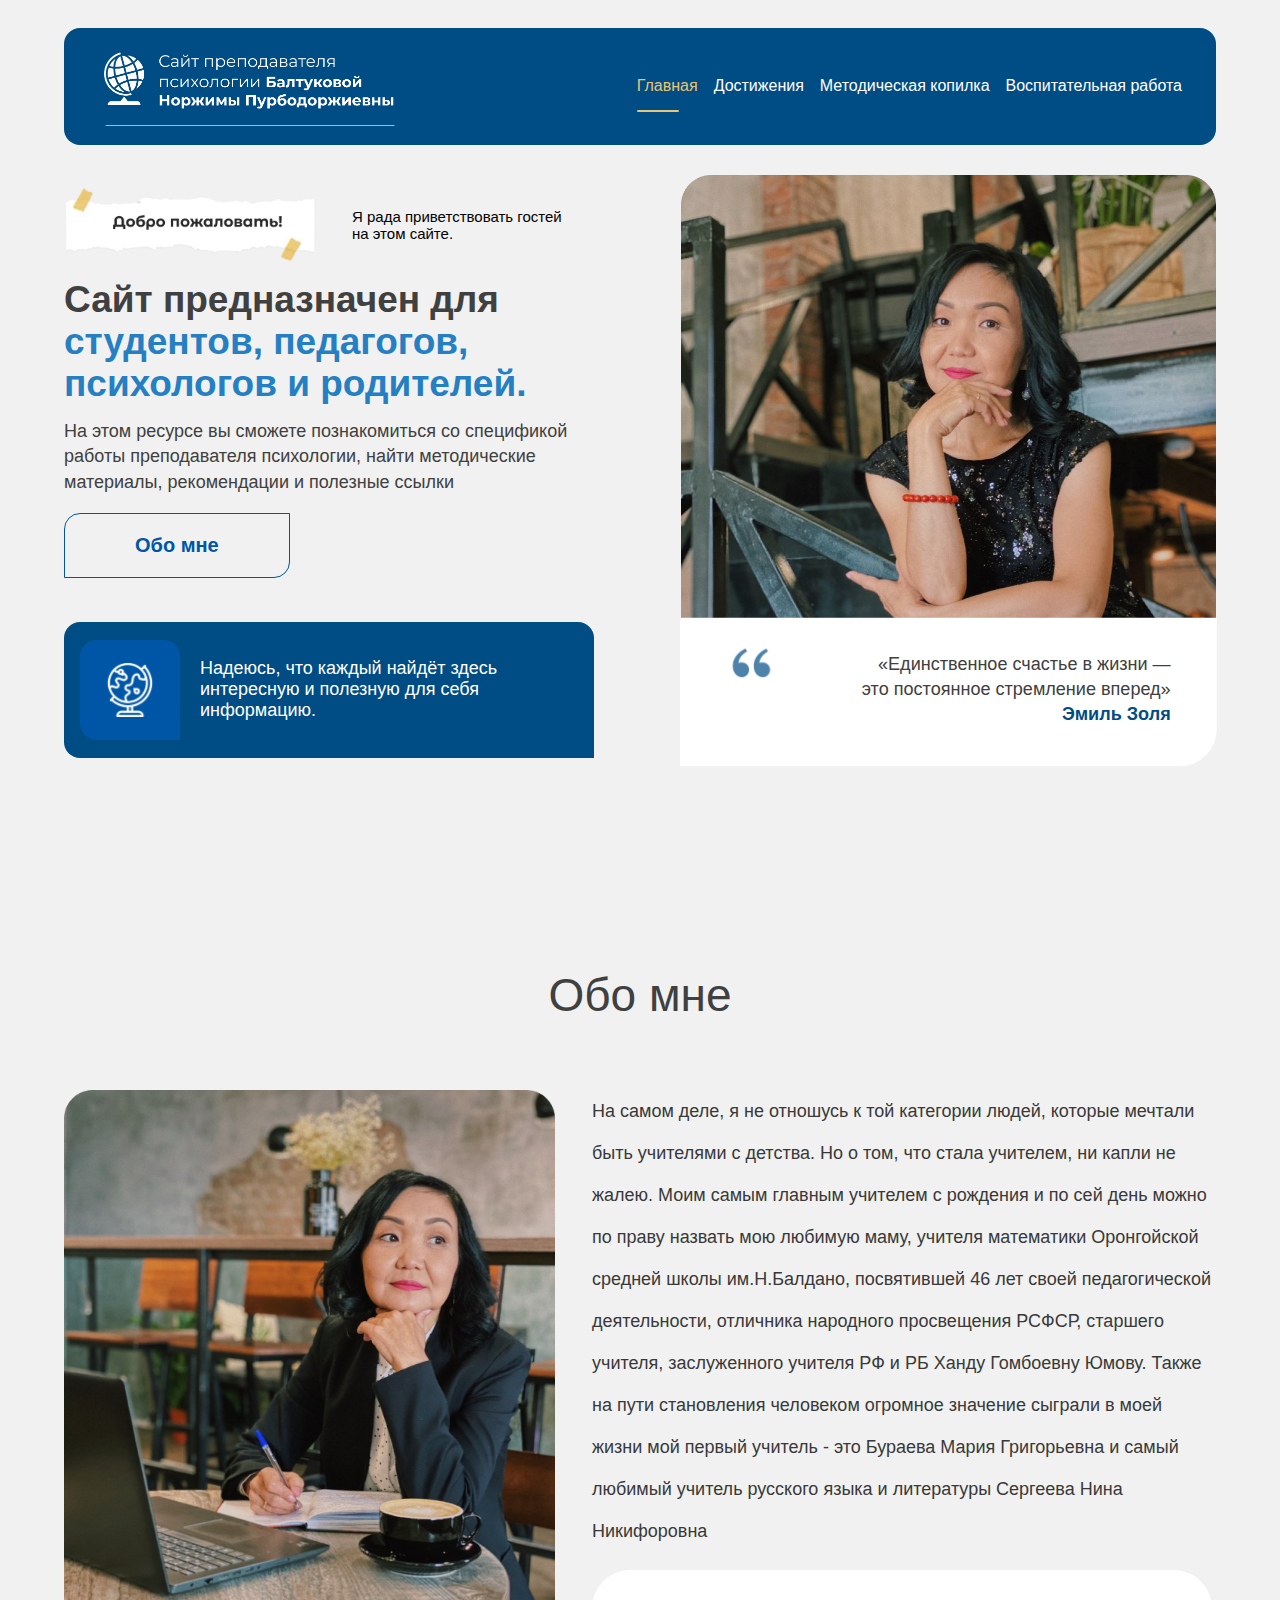
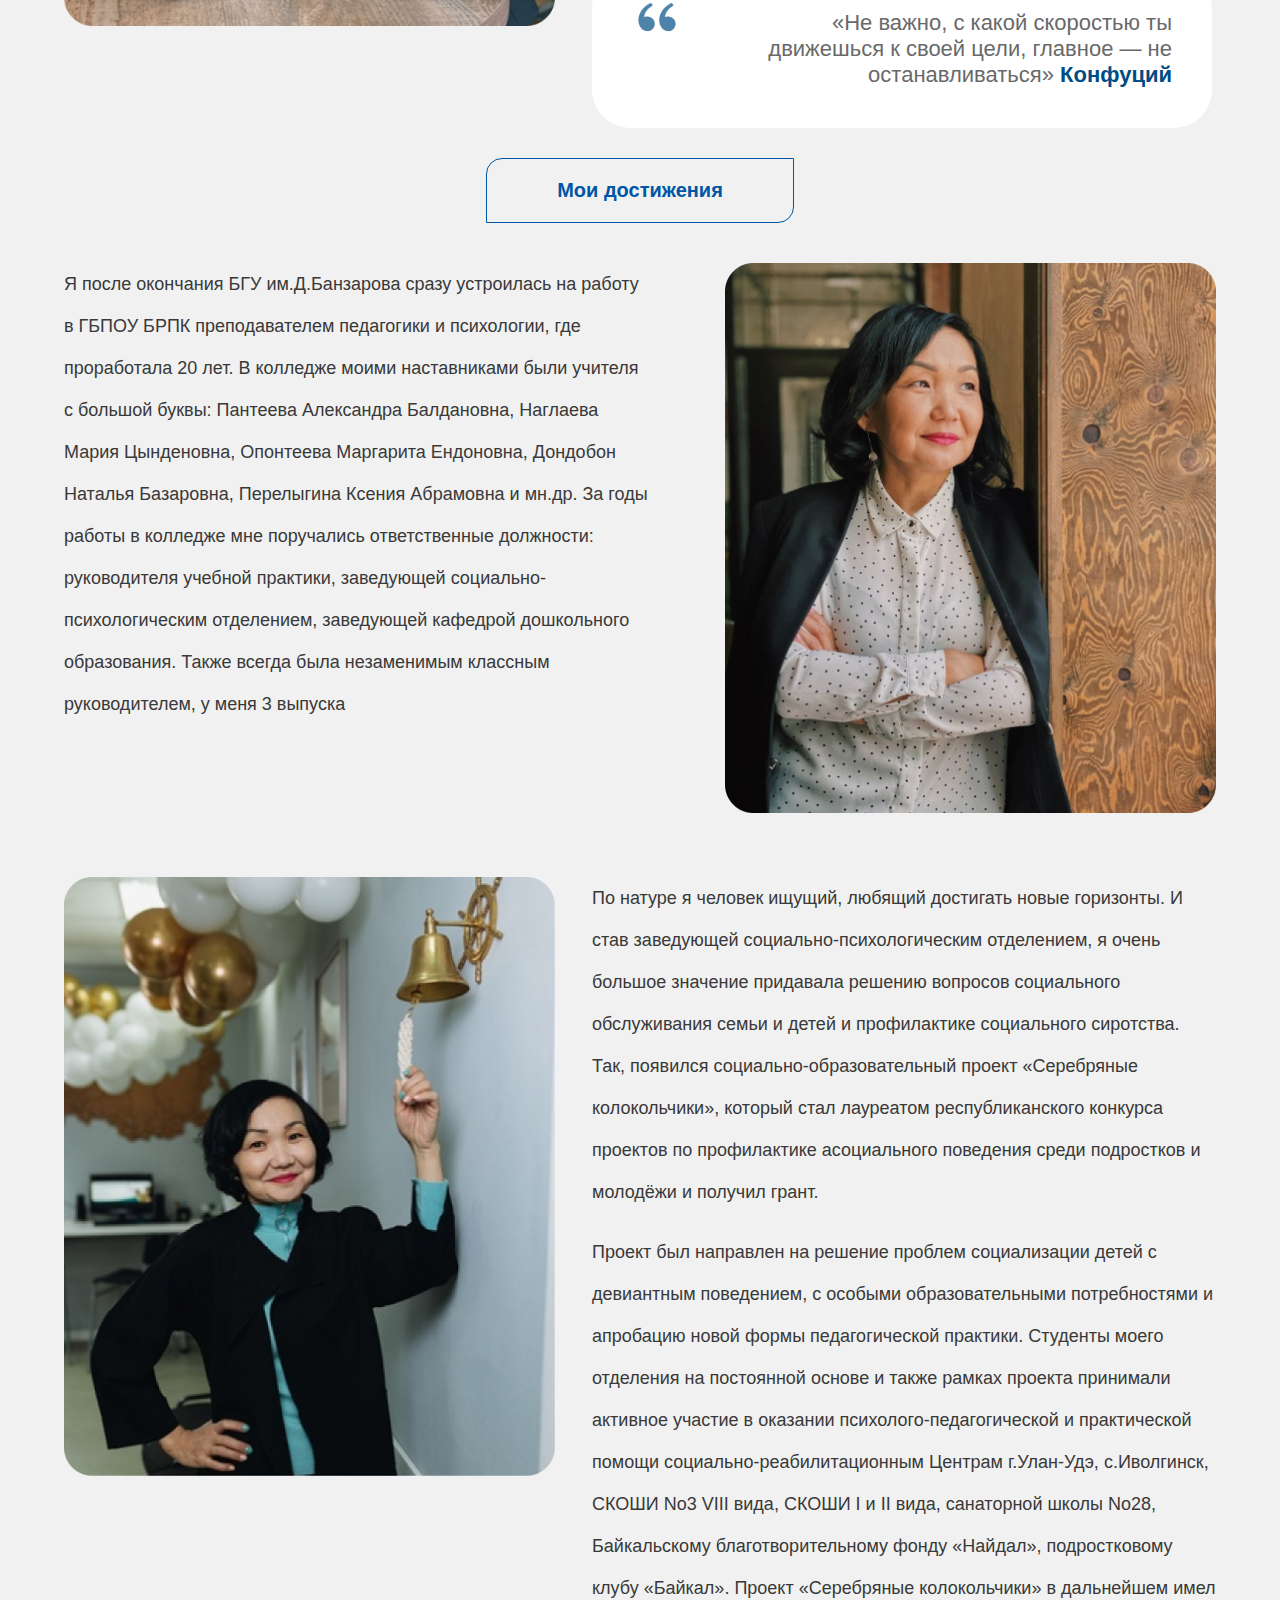
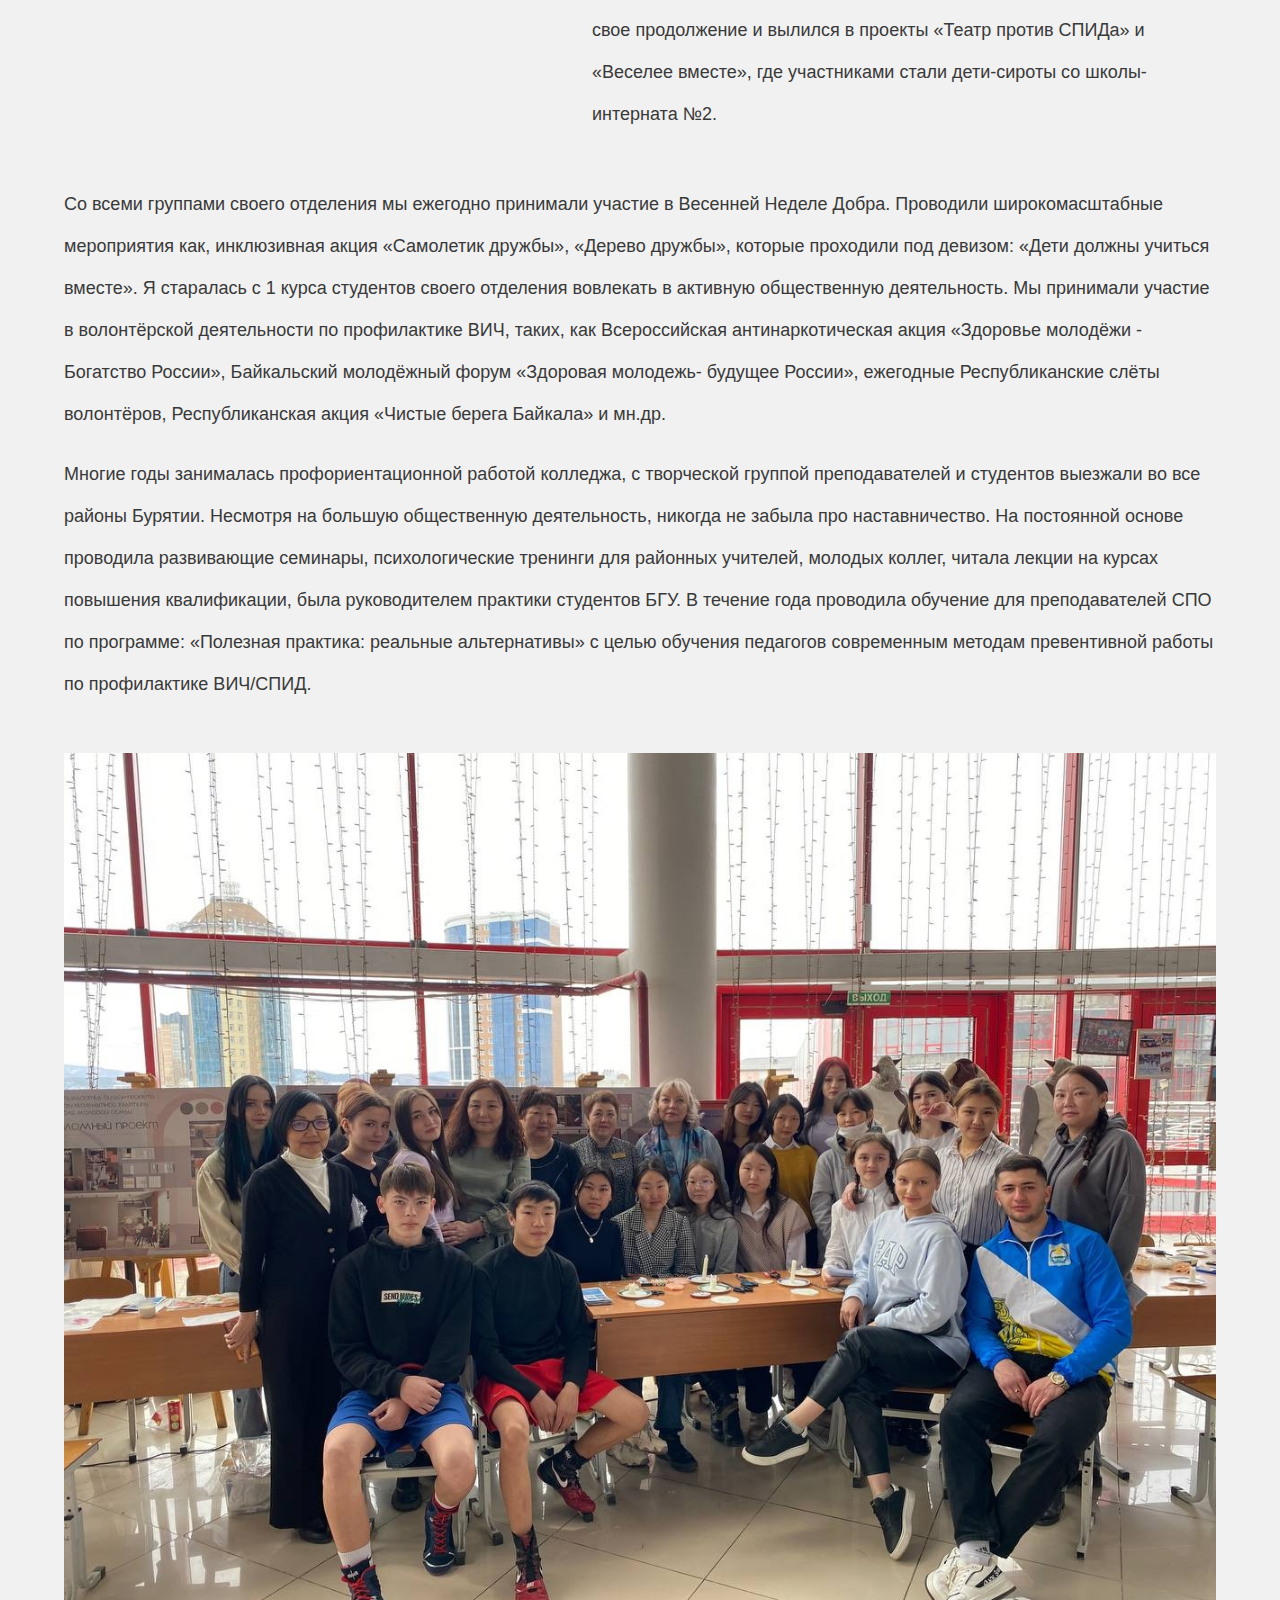
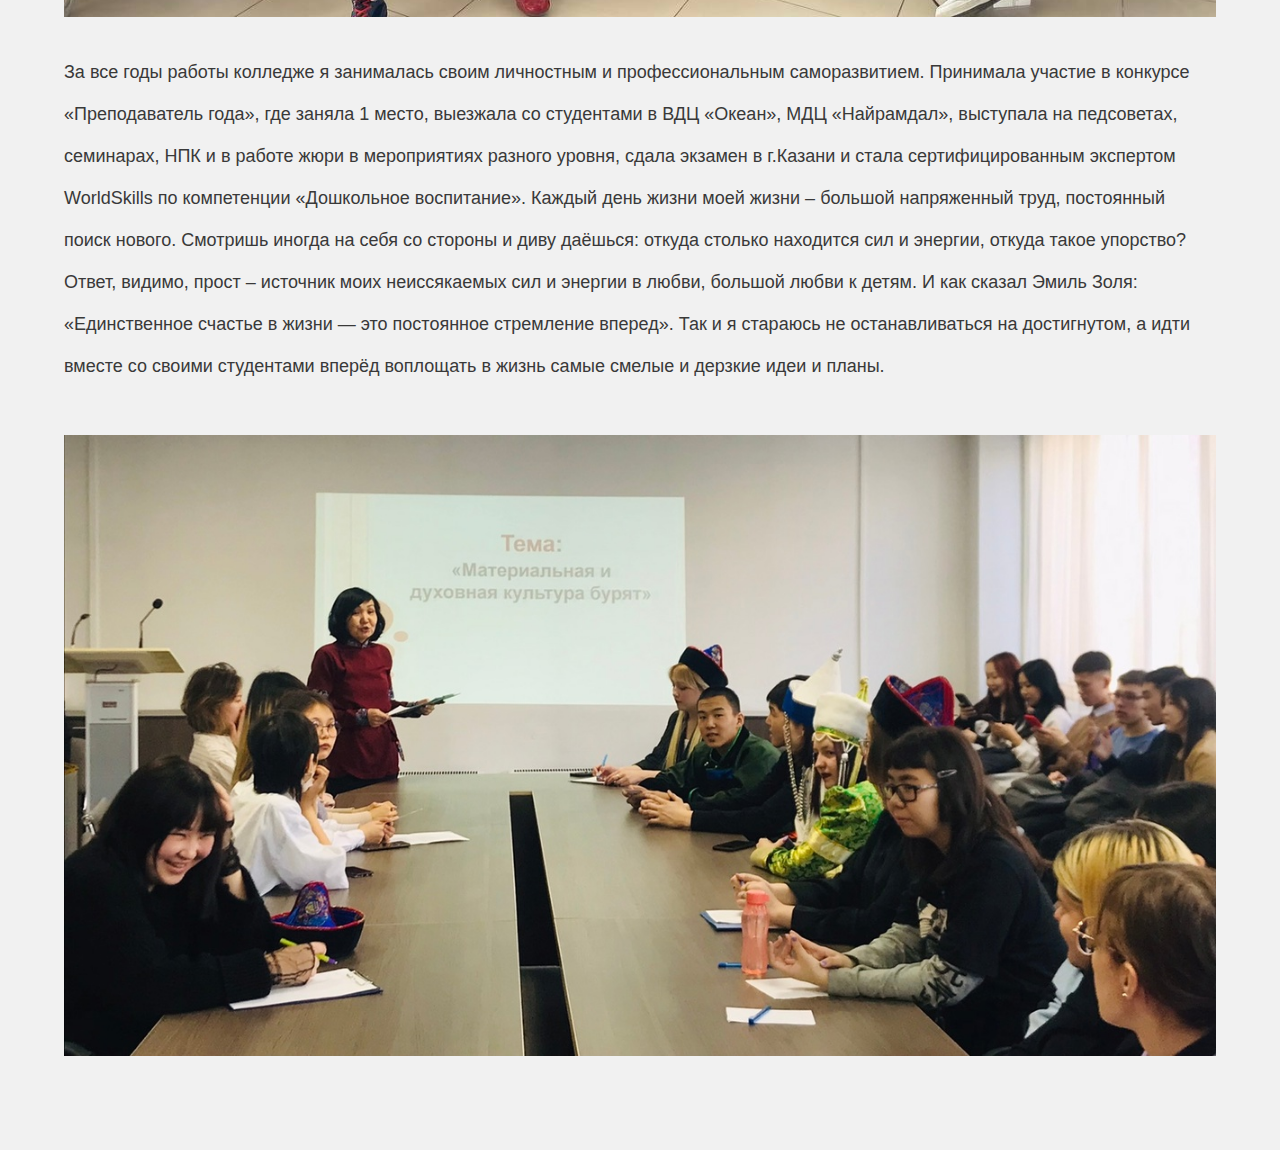
<file: index.html>
<!DOCTYPE html>
<html lang="en">
  <head>
    <meta charset="UTF-8" />
    <meta name="viewport" content="width=device-width, initial-scale=1.0" />
    <title>
      Сайт преподавателя психологии Балтуковой Норжимы Пурбодоржиевны
    </title>
    <link rel="stylesheet" href="./css/hamburger.css" />
    <link rel="stylesheet" href="./css/main.css" />
    <link href="https://fonts.cdnfonts.com/css/montserrat" rel="stylesheet" />
  </head>
  <body>
    <header class="header">
      <div class="container">
        <nav class="top-nav">
          <a href="/" class="logo">
            <img class="logo-bg" src="./img/logo.png" alt="Логотип" />
            <img class="logo-sm" src="./img/logo-sm.png" alt="Логотип" />
          </a>
          <div class="hamburger">
            <!--            hamburger menu-->
            <div class="navbar-menu d-none d-md-block" href="#">
              <div class="ham-menu">
                <label class="bar" for="check">
                  <input type="checkbox" id="check" />
                  <span class="top"></span>
                  <span class="middle"></span>
                  <span class="bottom"></span>
                </label>
              </div>
            </div>
          </div>
          <ul class="menu">
            <li><a class="active" href="/">Главная</a></li>
            <li><a href="./achieve.html">Достижения</a></li>
            <li><a href="./method-wallet.html">Методическая копилка</a></li>
            <li><a href="./vospit-work.html">Воспитательная работа</a></li>
          </ul>
        </nav>
      </div>
    </header>
    <main class="main">
      <div class="container">
        <div class="left-side">
          <div class="welcome">
            <img src="./img/welcome.png" alt="welcome" />
            <span
              >Я рада приветствовать гостей <br />
              на этом сайте.
            </span>
          </div>
          <h1 class="main__title">
            Сайт предназначен для
            <span>студентов, педагогов, психологов и родителей. </span>
          </h1>
          <p>
            На этом ресурсе вы сможете познакомиться со спецификой работы
            преподавателя психологии, найти методические материалы, рекомендации
            и полезные ссылки
          </p>
          <a href="#about" class="main__btn">Обо мне</a>
          <div class="globe globe-first">
            <img src="./img/globe.svg" alt="Глобус" />
            <span>
              Надеюсь, что каждый найдёт здесь интересную и полезную для себя
              информацию.
            </span>
          </div>
        </div>
        <div class="right-side">
          <div class="right-side__img">
            <div class="right-side__quoute">
              <div class="quoute__icon">
                <img src="./img/quote.svg" alt="Кавычка" />
              </div>
              <p>
                «Единственное счастье в жизни — <br />
                это постоянное стремление вперед» <br /><span>Эмиль Золя</span>
              </p>
            </div>
            <img src="./img/main-png.png" alt="" />
          </div>
        </div>
        <div class="globe globe-second">
          <img src="./img/globe.svg" alt="Глобус" />
          <span>
            Надеюсь, что каждый найдёт здесь интересную и полезную для себя
            информацию.
          </span>
        </div>
      </div>
    </main>
    <section class="about" id="about">
      <div class="container">
        <h2 class="h2">Обо мне</h2>
        <div class="about__wrap">
          <div class="about__left">
            <img src="./img/about1.png" alt="Обо мне" />
          </div>
          <div class="about__right">
            <p>
              На самом деле, я не отношусь к той категории людей, которые
              мечтали быть учителями с детства. Но о том, что стала учителем, ни
              капли не жалею. Моим самым главным учителем с рождения и по сей
              день можно по праву назвать мою любимую маму, учителя математики
              Оронгойской средней школы им.Н.Балдано, посвятившей 46 лет своей
              педагогической деятельности, отличника народного просвещения
              РСФСР, старшего учителя, заслуженного учителя РФ и РБ Ханду
              Гомбоевну Юмову. Также на пути становления человеком огромное
              значение сыграли в моей жизни мой первый учитель - это Бураева
              Мария Григорьевна и самый любимый учитель русского языка и
              литературы Сергеева Нина Никифоровна
            </p>

            <div class="about__quoute">
              <div class="quoute__icon">
                <img src="./img/quote.svg" alt="Кавычка" />
              </div>
              «Не важно, с какой скоростью ты <br />
              движешься к своей цели, главное — не <br />останавливаться»
              <span> Конфуций</span>
            </div>
          </div>
        </div>
        <div style="text-align: center">
          <a href="./achieve.html" class="main__btn">Мои достижения</a>
        </div>
        <div class="about__wrap">
          <div class="about__left text">
            <p>
              Я после окончания БГУ им.Д.Банзарова сразу устроилась на работу в
              ГБПОУ БРПК преподавателем педагогики и психологии, где проработала
              20 лет. В колледже моими наставниками были учителя с большой
              буквы: Пантеева Александра Балдановна, Наглаева Мария Цынденовна,
              Опонтеева Маргарита Ендоновна, Дондобон Наталья Базаровна,
              Перелыгина Ксения Абрамовна и мн.др. За годы работы в колледже мне
              поручались ответственные должности: руководителя учебной практики,
              заведующей социально-психологическим отделением, заведующей
              кафедрой дошкольного образования. Также всегда была незаменимым
              классным руководителем, у меня 3 выпуска
            </p>
          </div>
          <div class="about__right">
            <img src="./img/about2.png" alt="Обо мне" />
          </div>
        </div>
        <div class="about__wrap last-about">
          <div class="about__left">
            <img src="./img/about3.png" alt="Обо мне" />
          </div>
          <div class="about__right">
            <p>
              По натуре я человек ищущий, любящий достигать новые горизонты. И
              став заведующей социально-психологическим отделением, я очень
              большое значение придавала решению вопросов социального
              обслуживания семьи и детей и профилактике социального сиротства.
              Так, появился социально-образовательный проект «Серебряные
              колокольчики», который стал лауреатом республиканского конкурса
              проектов по профилактике асоциального поведения среди подростков и
              молодёжи и получил грант.
            </p>
            <p>
              Проект был направлен на решение проблем социализации детей с
              девиантным поведением, с особыми образовательными потребностями и
              апробацию новой формы педагогической практики. Студенты моего
              отделения на постоянной основе и также рамках проекта принимали
              активное участие в оказании психолого-педагогической и
              практической помощи социально-реабилитационным Центрам г.Улан-Удэ,
              с.Иволгинск, СКОШИ No3 VIII вида, СКОШИ I и II вида, санаторной
              школы No28, Байкальскому благотворительному фонду «Найдал»,
              подростковому клубу «Байкал». Проект «Серебряные колокольчики» в
              дальнейшем имел свое продолжение и вылился в проекты «Театр против
              СПИДа» и «Веселее вместе», где участниками стали дети-сироты со
              школы-интерната №2.
            </p>
          </div>
        </div>
        <p>
          Со всеми группами своего отделения мы ежегодно принимали участие в
          Весенней Неделе Добра. Проводили широкомасштабные мероприятия как,
          инклюзивная акция «Самолетик дружбы», «Дерево дружбы», которые
          проходили под девизом: «Дети должны учиться вместе». Я старалась с 1
          курса студентов своего отделения вовлекать в активную общественную
          деятельность. Мы принимали участие в волонтёрской деятельности по
          профилактике ВИЧ, таких, как Всероссийская антинаркотическая акция
          «Здоровье молодёжи - Богатство России», Байкальский молодёжный форум
          «Здоровая молодежь- будущее России», ежегодные Республиканские слёты
          волонтёров, Республиканская акция «Чистые берега Байкала» и мн.др.
        </p>

        <p>
          Многие годы занималась профориентационной работой колледжа, с
          творческой группой преподавателей и студентов выезжали во все районы
          Бурятии. Несмотря на большую общественную деятельность, никогда не
          забыла про наставничество. На постоянной основе проводила развивающие
          семинары, психологические тренинги для районных учителей, молодых
          коллег, читала лекции на курсах повышения квалификации, была
          руководителем практики студентов БГУ. В течение года проводила
          обучение для преподавателей СПО по программе: «Полезная практика:
          реальные альтернативы» с целью обучения педагогов современным методам
          превентивной работы по профилактике ВИЧ/СПИД.
        </p>
        <img class="about__picture" src="./img/about4.jpg" alt="Общее фото" />
        <p>
          За все годы работы колледже я занималась своим личностным и
          профессиональным саморазвитием. Принимала участие в конкурсе
          «Преподаватель года», где заняла 1 место, выезжала со студентами в ВДЦ
          «Океан», МДЦ «Найрамдал», выступала на педсоветах, семинарах, НПК и в
          работе жюри в мероприятиях разного уровня, сдала экзамен в г.Казани и
          стала сертифицированным экспертом WorldSkills по компетенции
          «Дошкольное воспитание». Каждый день жизни моей жизни – большой
          напряженный труд, постоянный поиск нового. Смотришь иногда на себя со
          стороны и диву даёшься: откуда столько находится сил и энергии, откуда
          такое упорство? Ответ, видимо, прост – источник моих неиссякаемых сил
          и энергии в любви, большой любви к детям. И как сказал Эмиль Золя:
          «Единственное счастье в жизни — это постоянное стремление вперед». Так
          и я стараюсь не останавливаться на достигнутом, а идти вместе со
          своими студентами вперёд воплощать в жизнь самые смелые и дерзкие идеи
          и планы.
        </p>
        <img class="about__picture" src="./img/about5.jpg" alt="Общее фото" />
      </div>
    </section>
    <script src="https://cdnjs.cloudflare.com/ajax/libs/jquery/3.7.1/jquery.min.js"></script>
    <script>
      $(function () {
        $(".ham-menu input").bind("click", function () {
          console.log("click");
          $("this").toggleClass("active-btn");
          $(".menu").toggleClass("active");
          $(".top-nav").toggleClass("active");
        });
      });
    </script>
  </body>
</html>
</file>
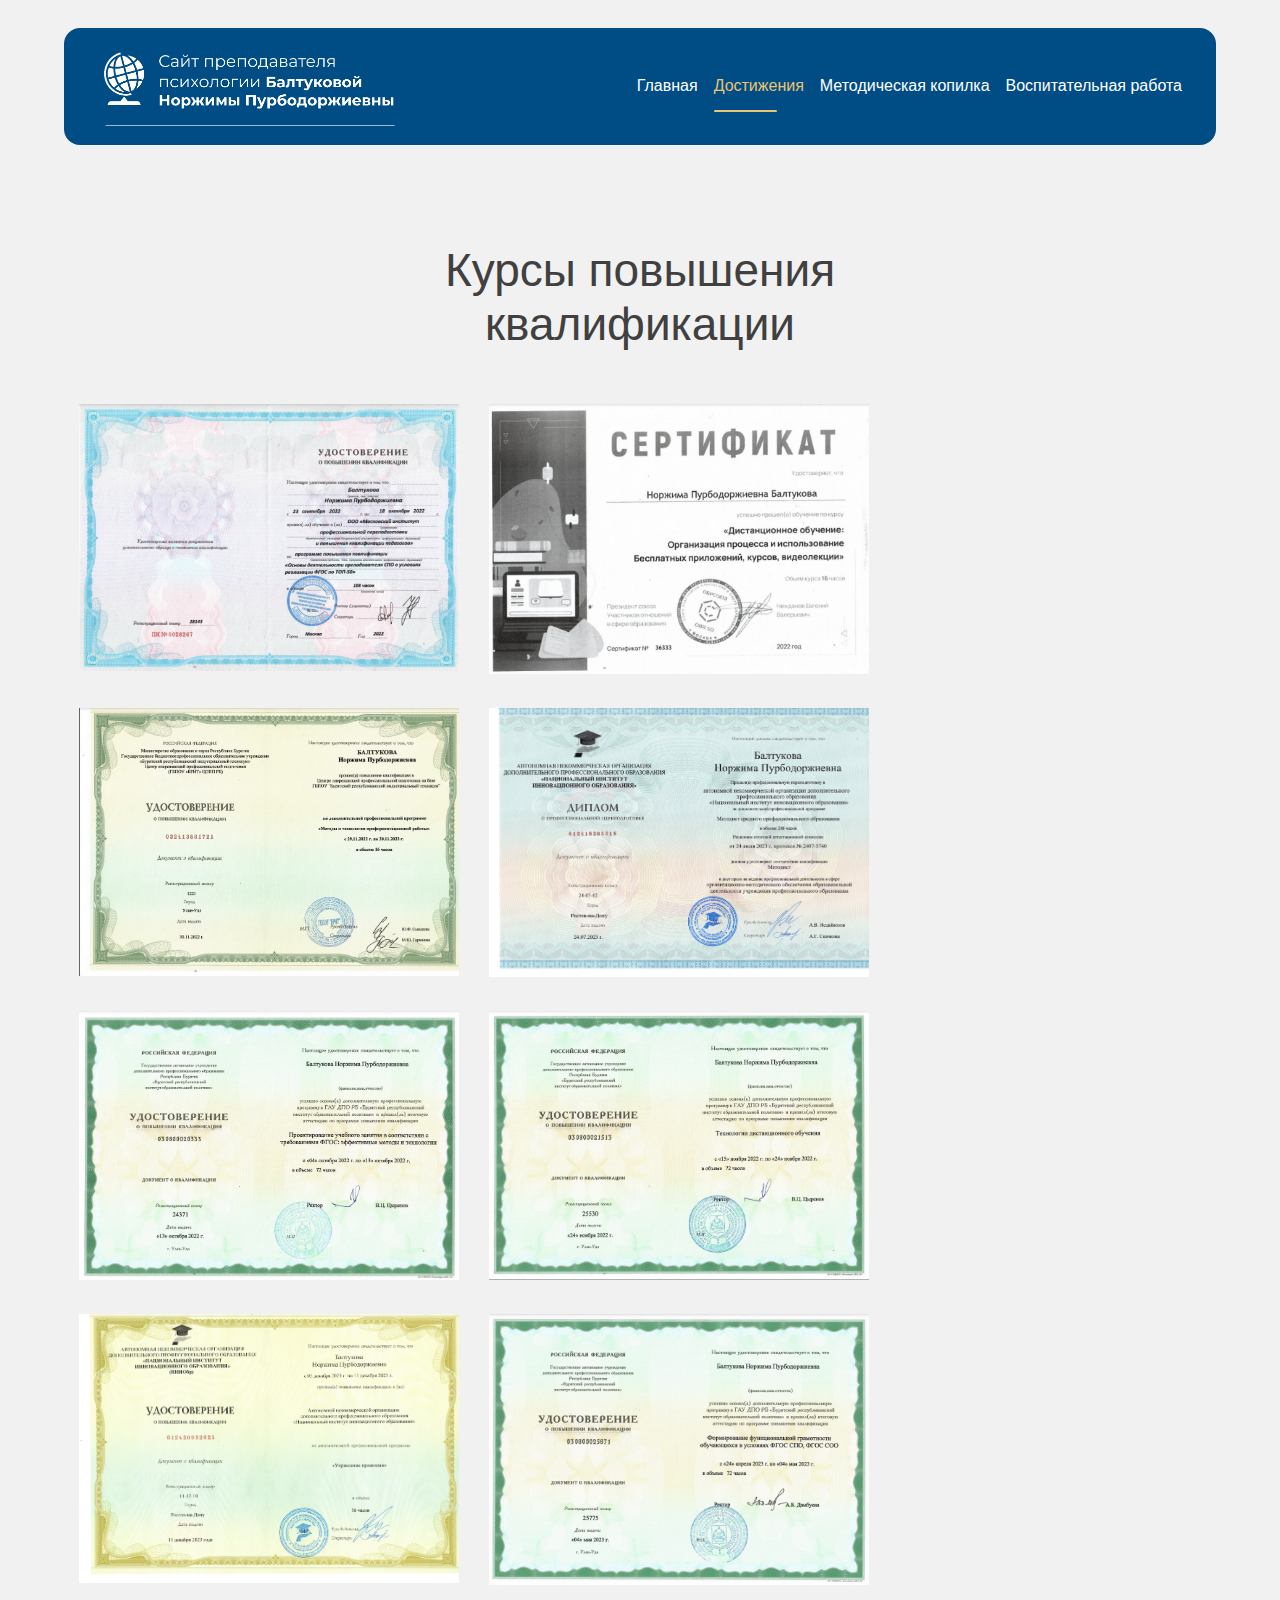
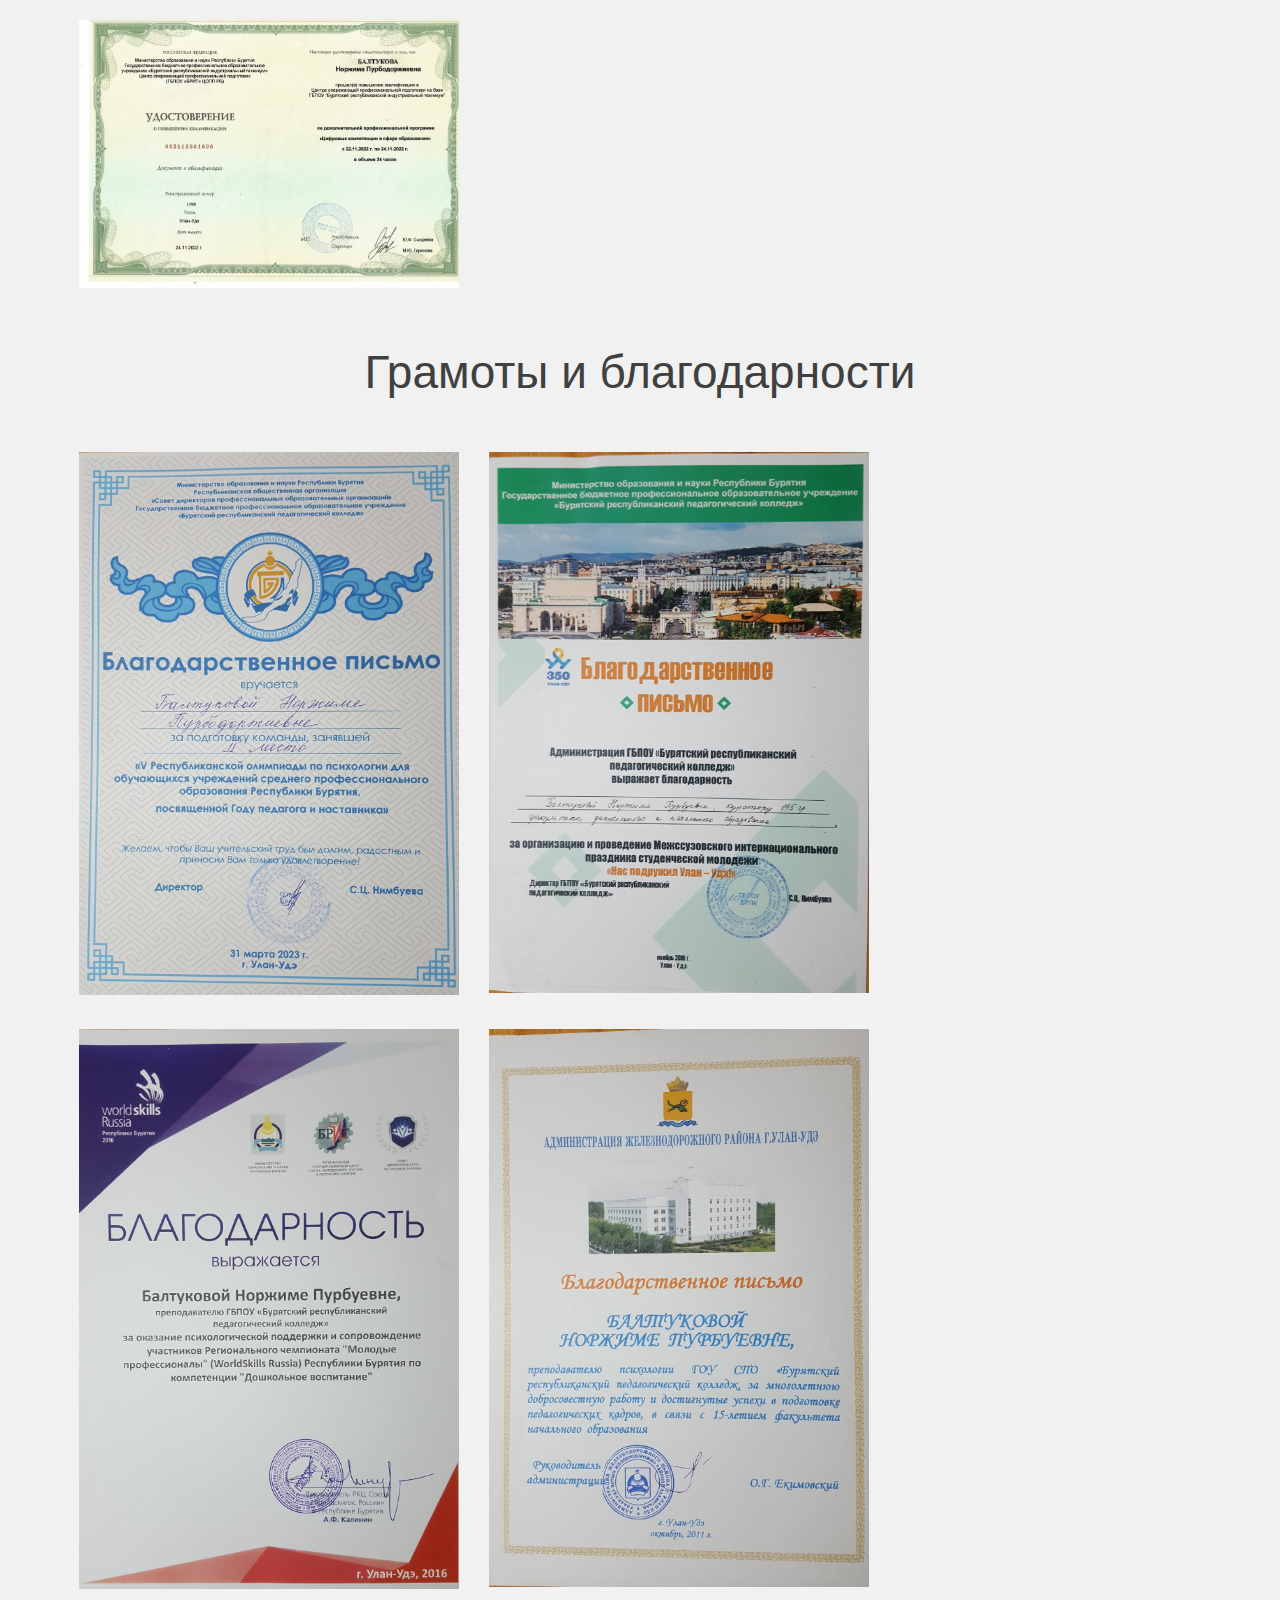
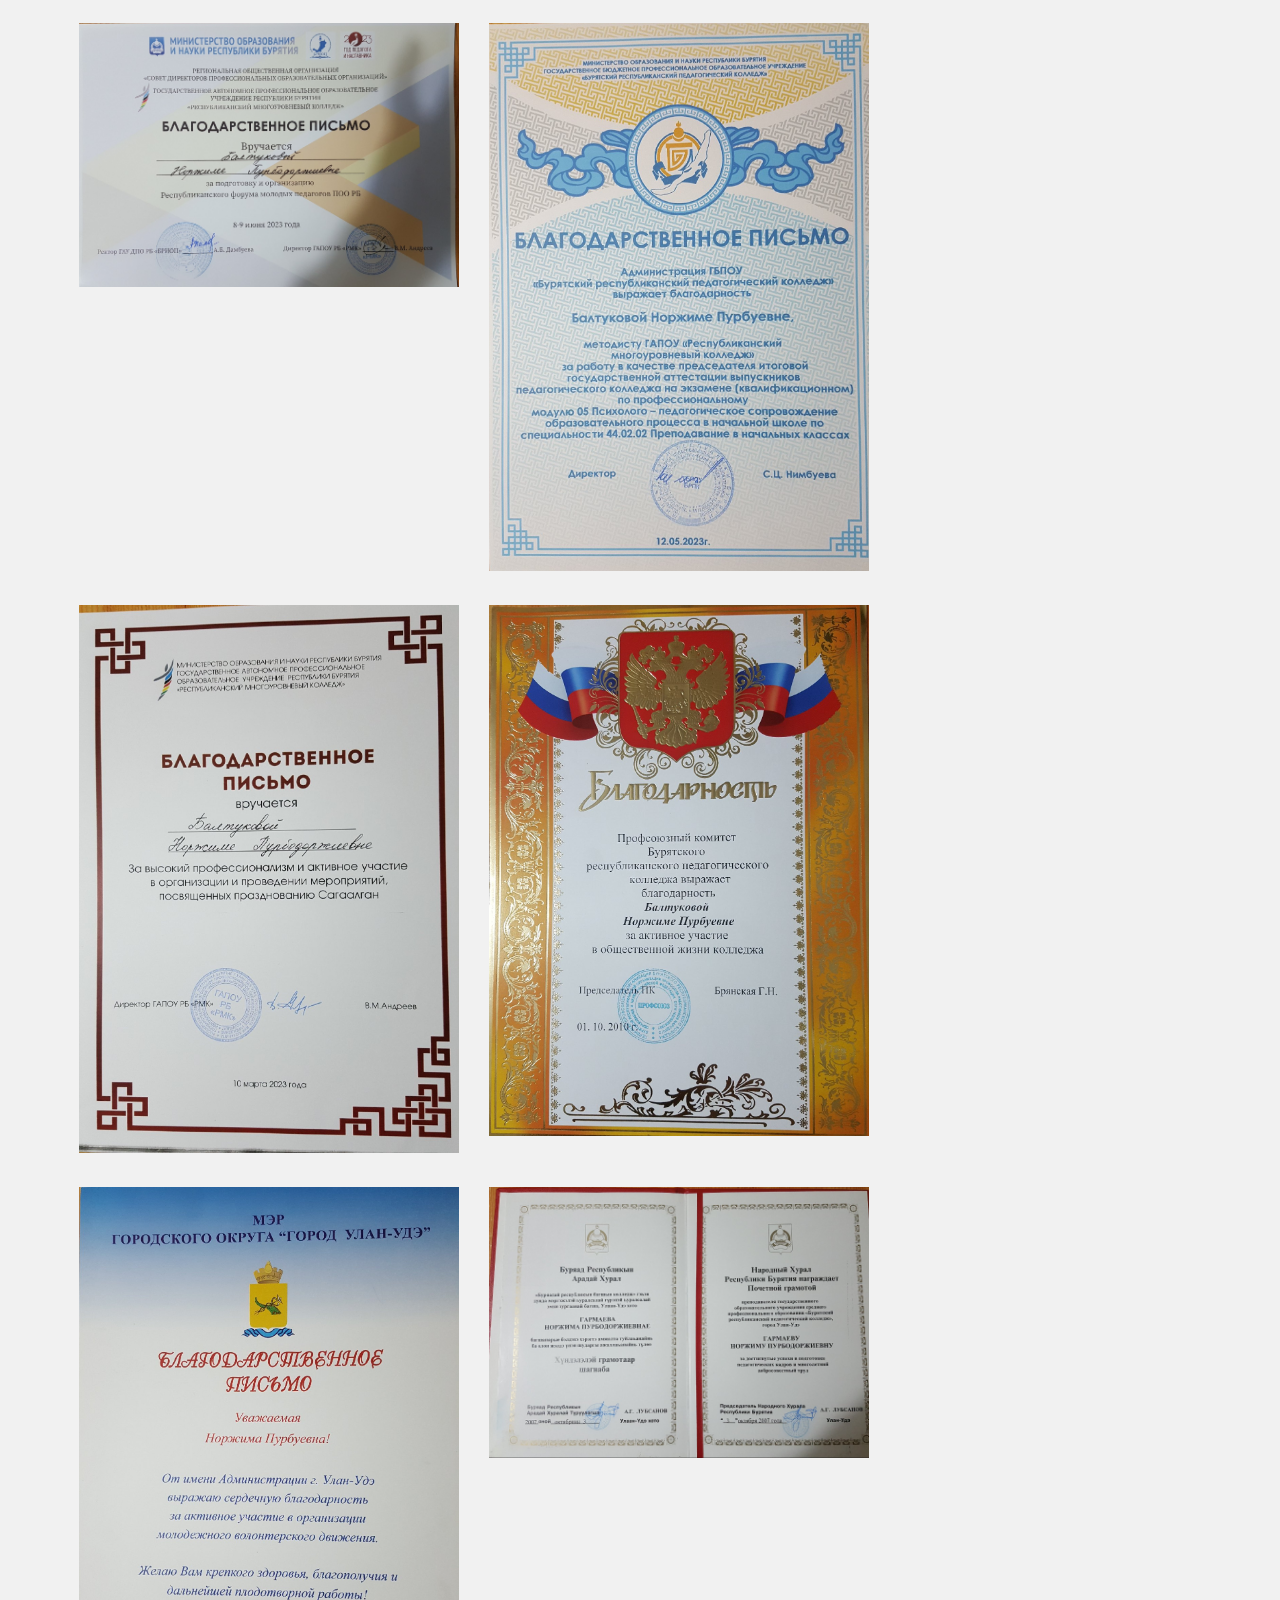
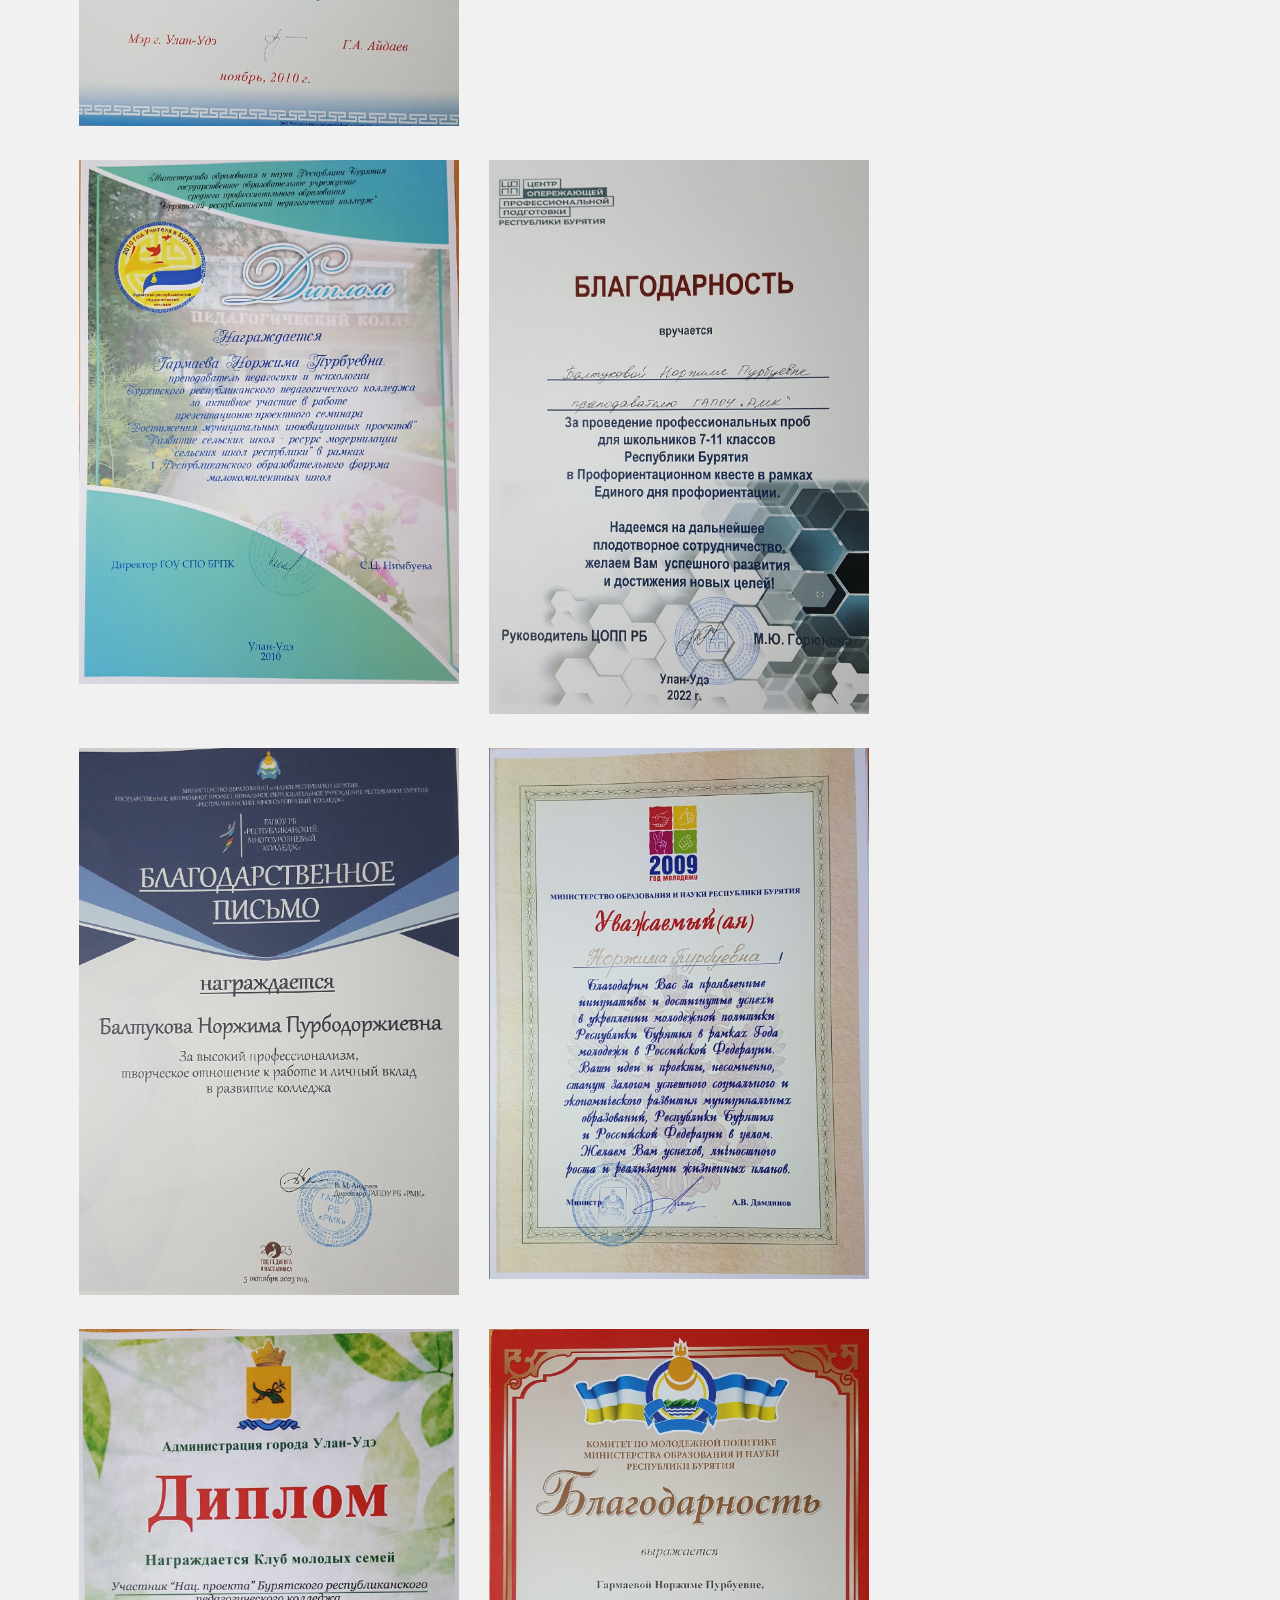
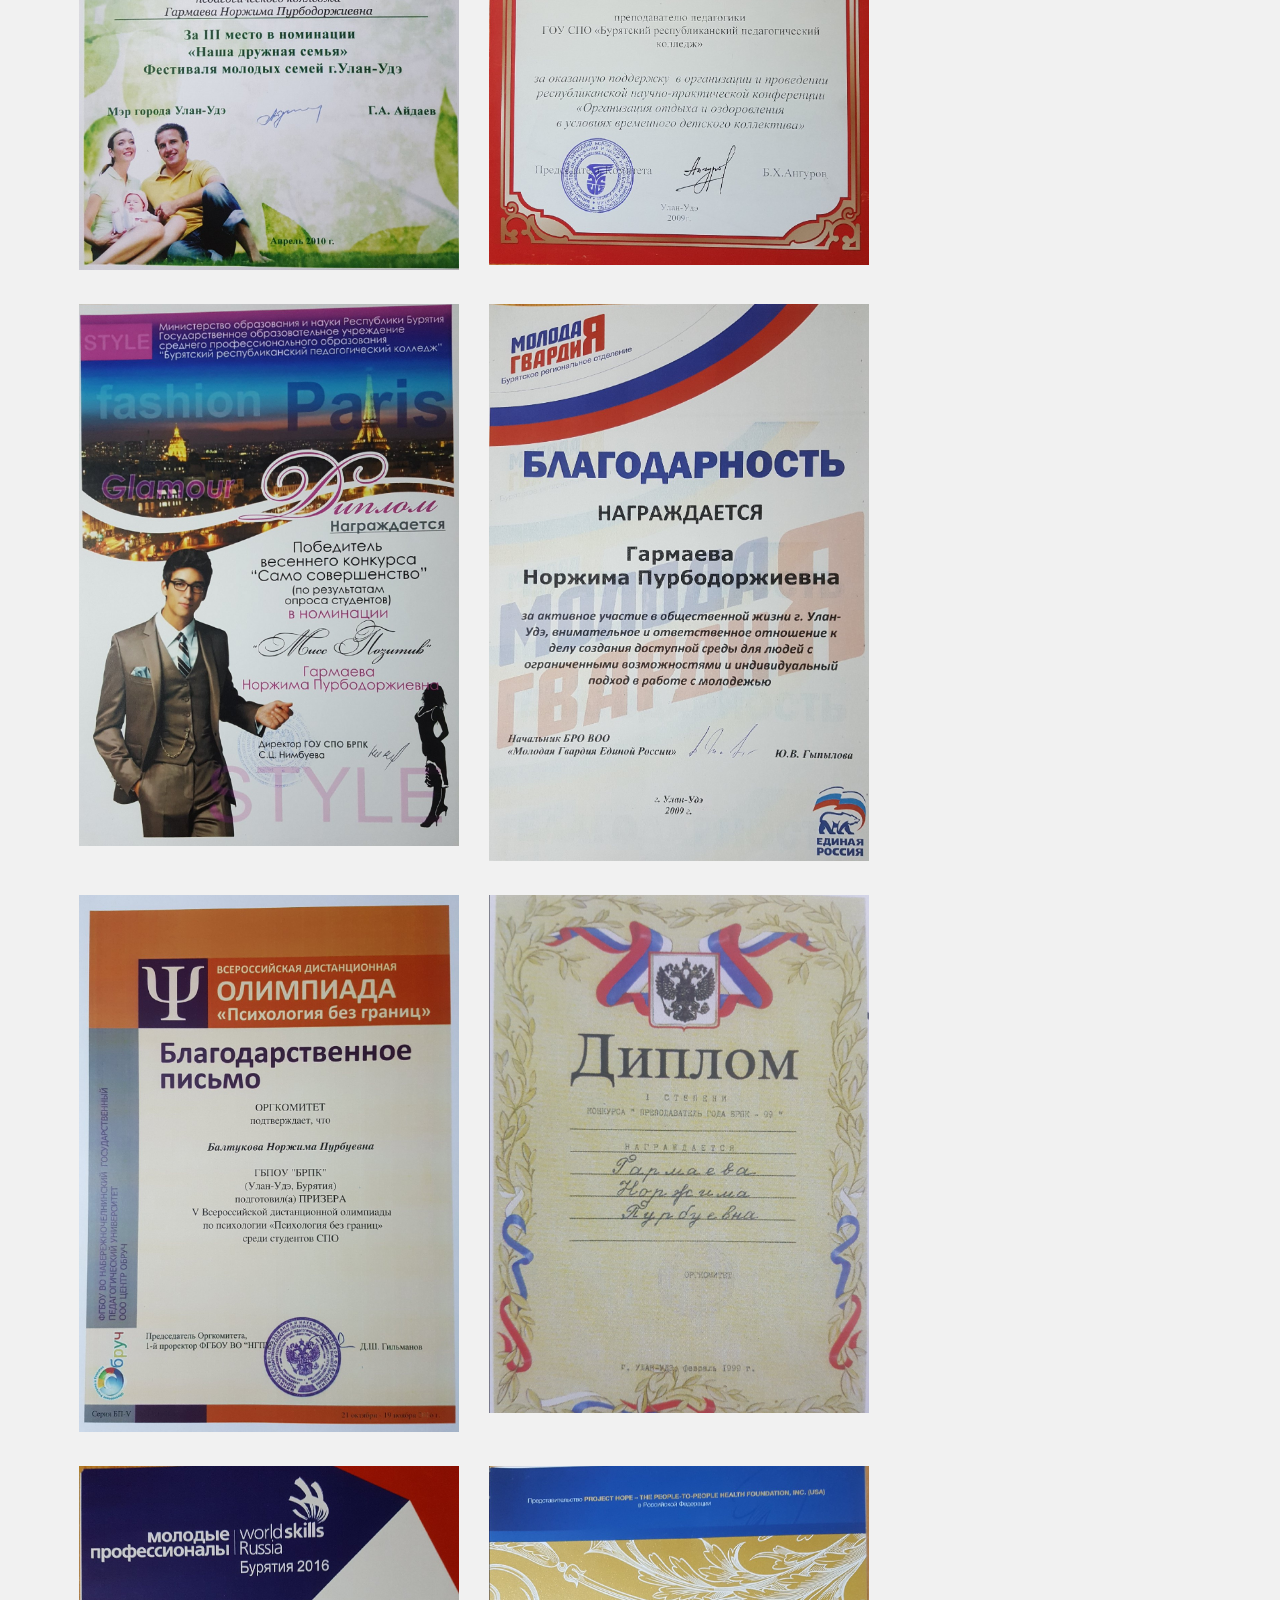
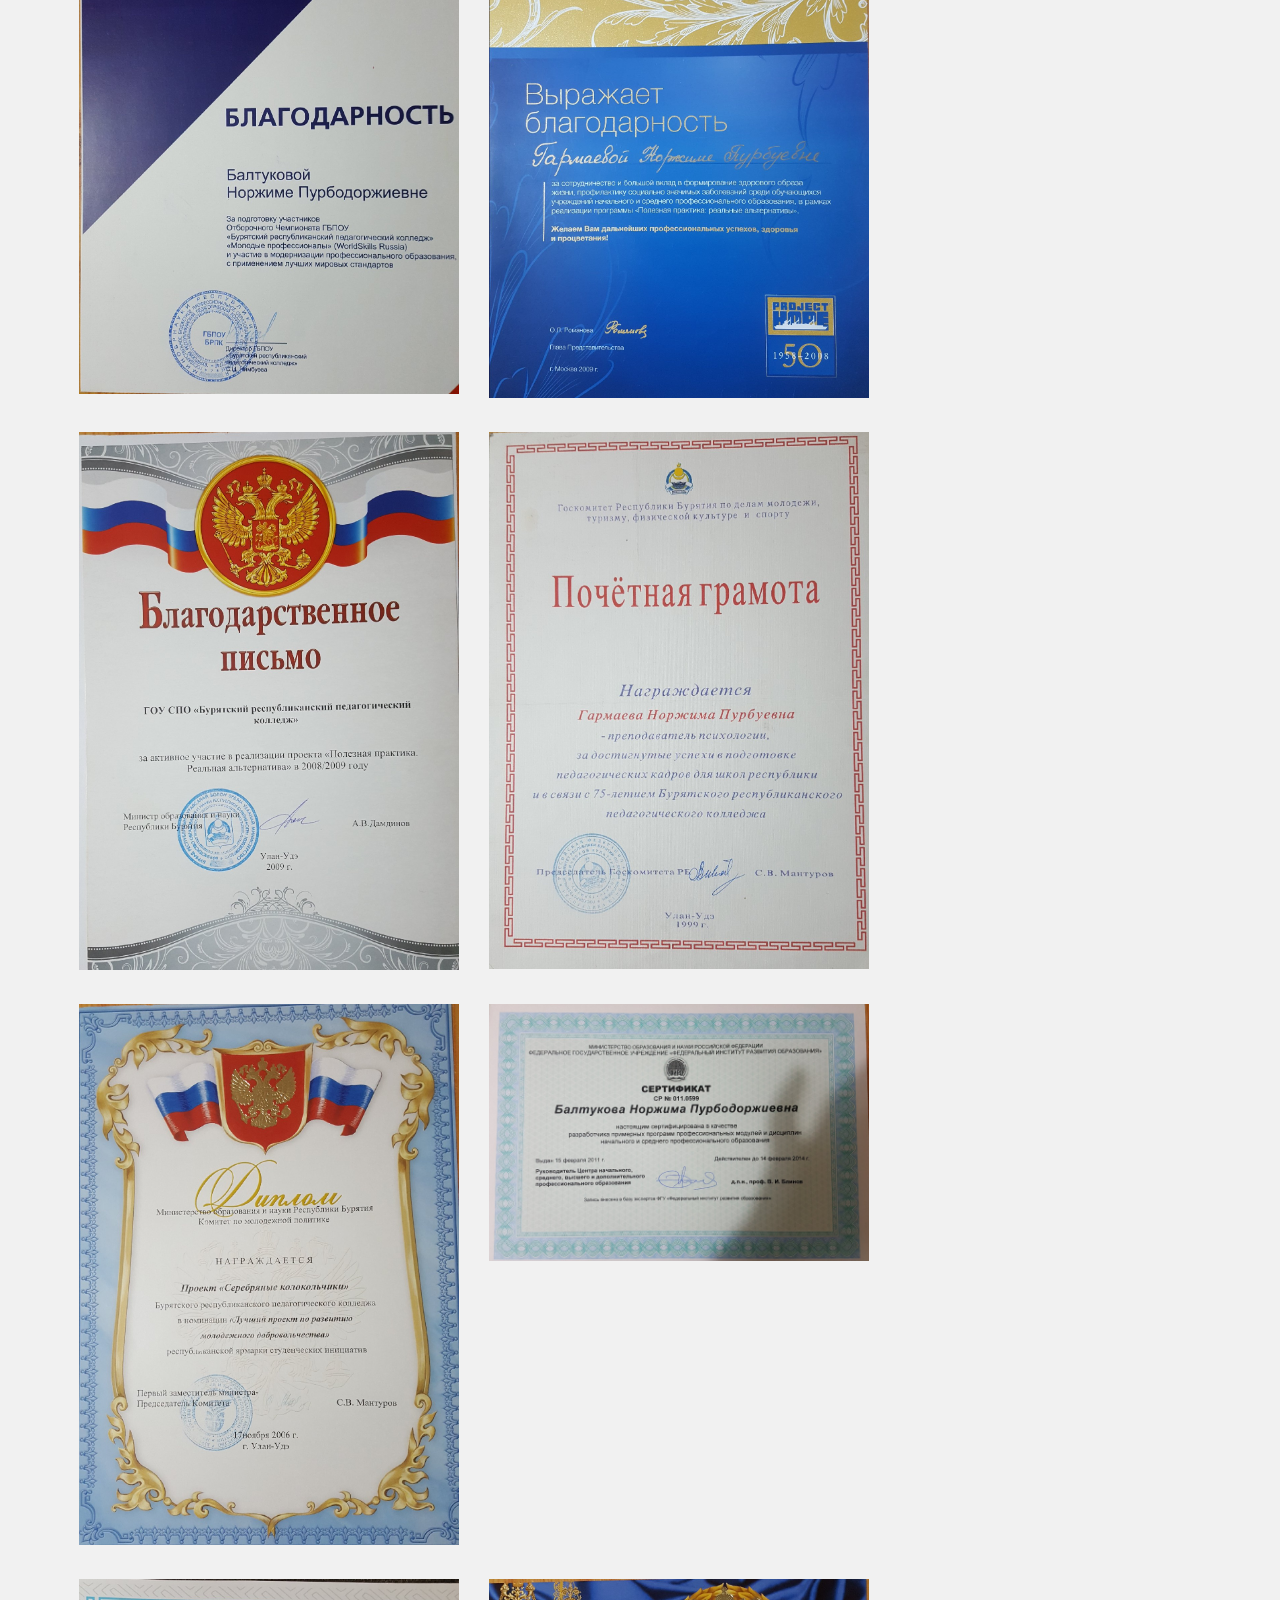
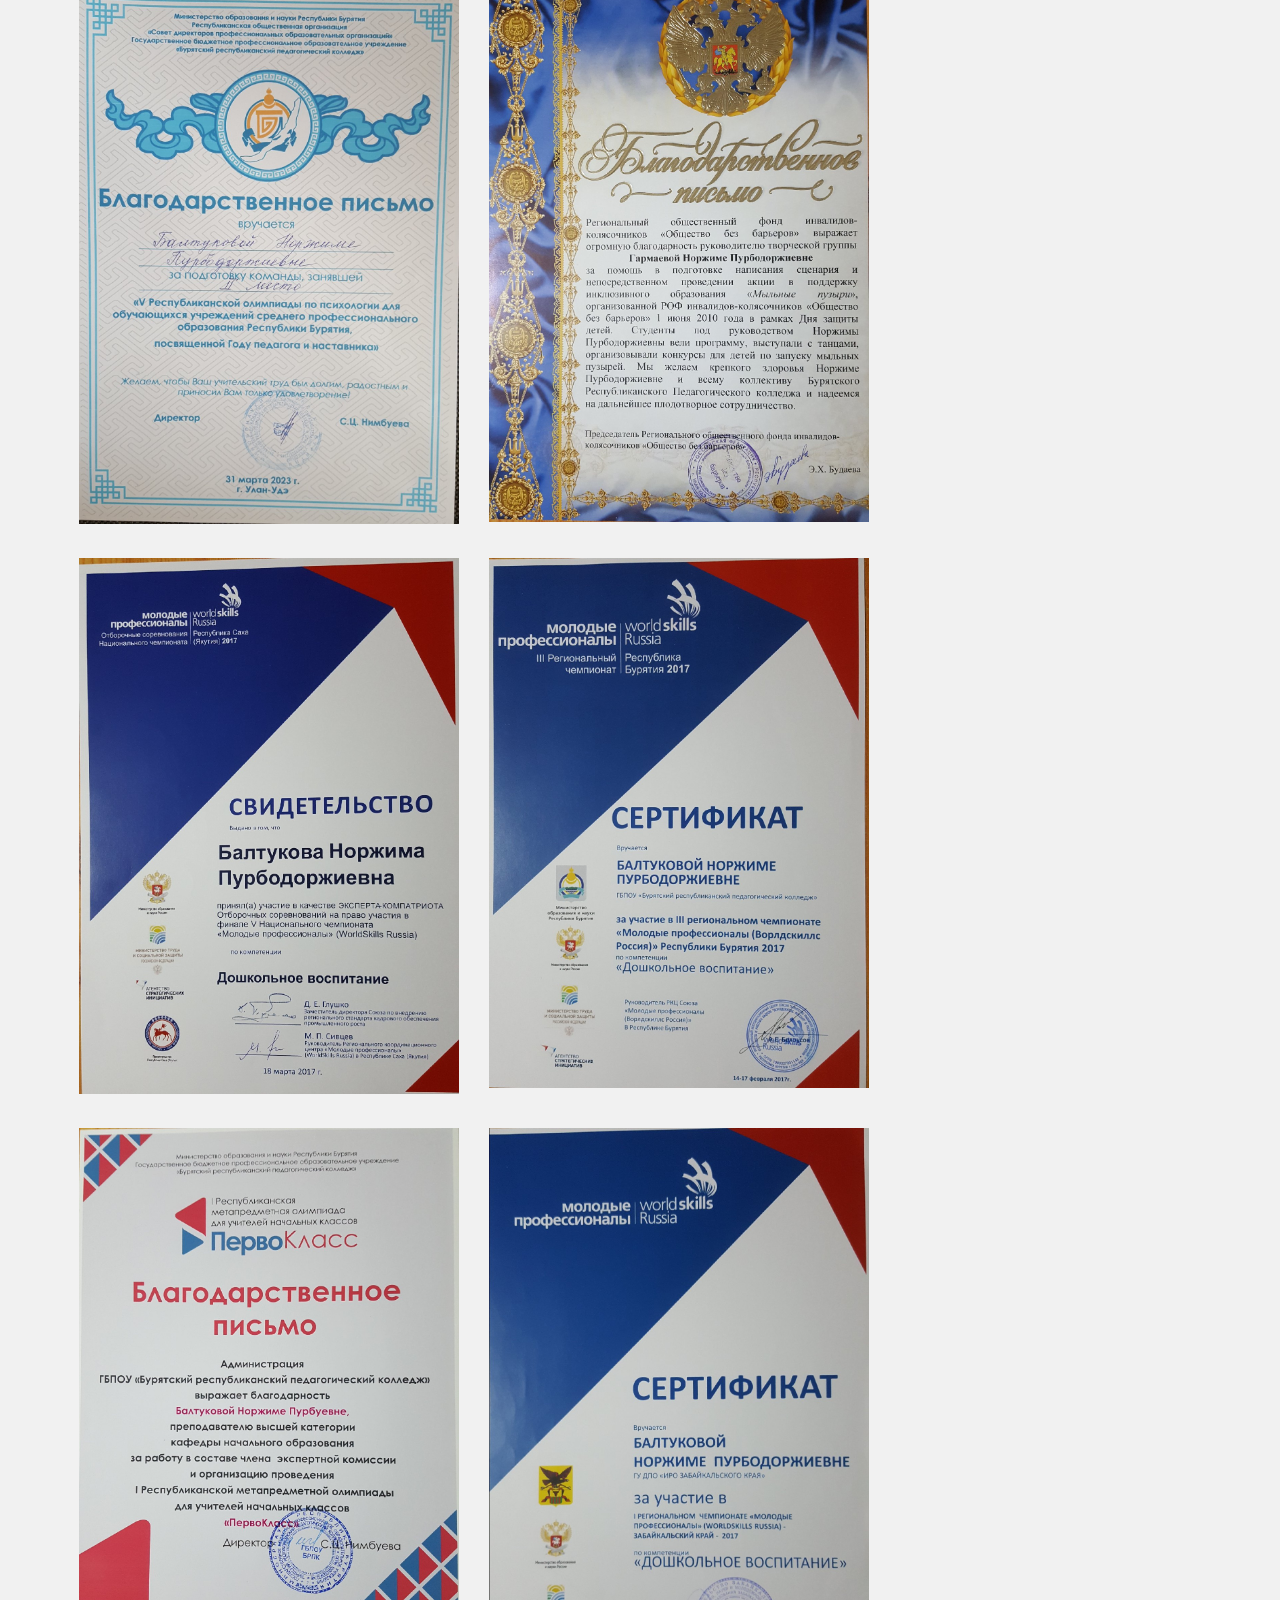
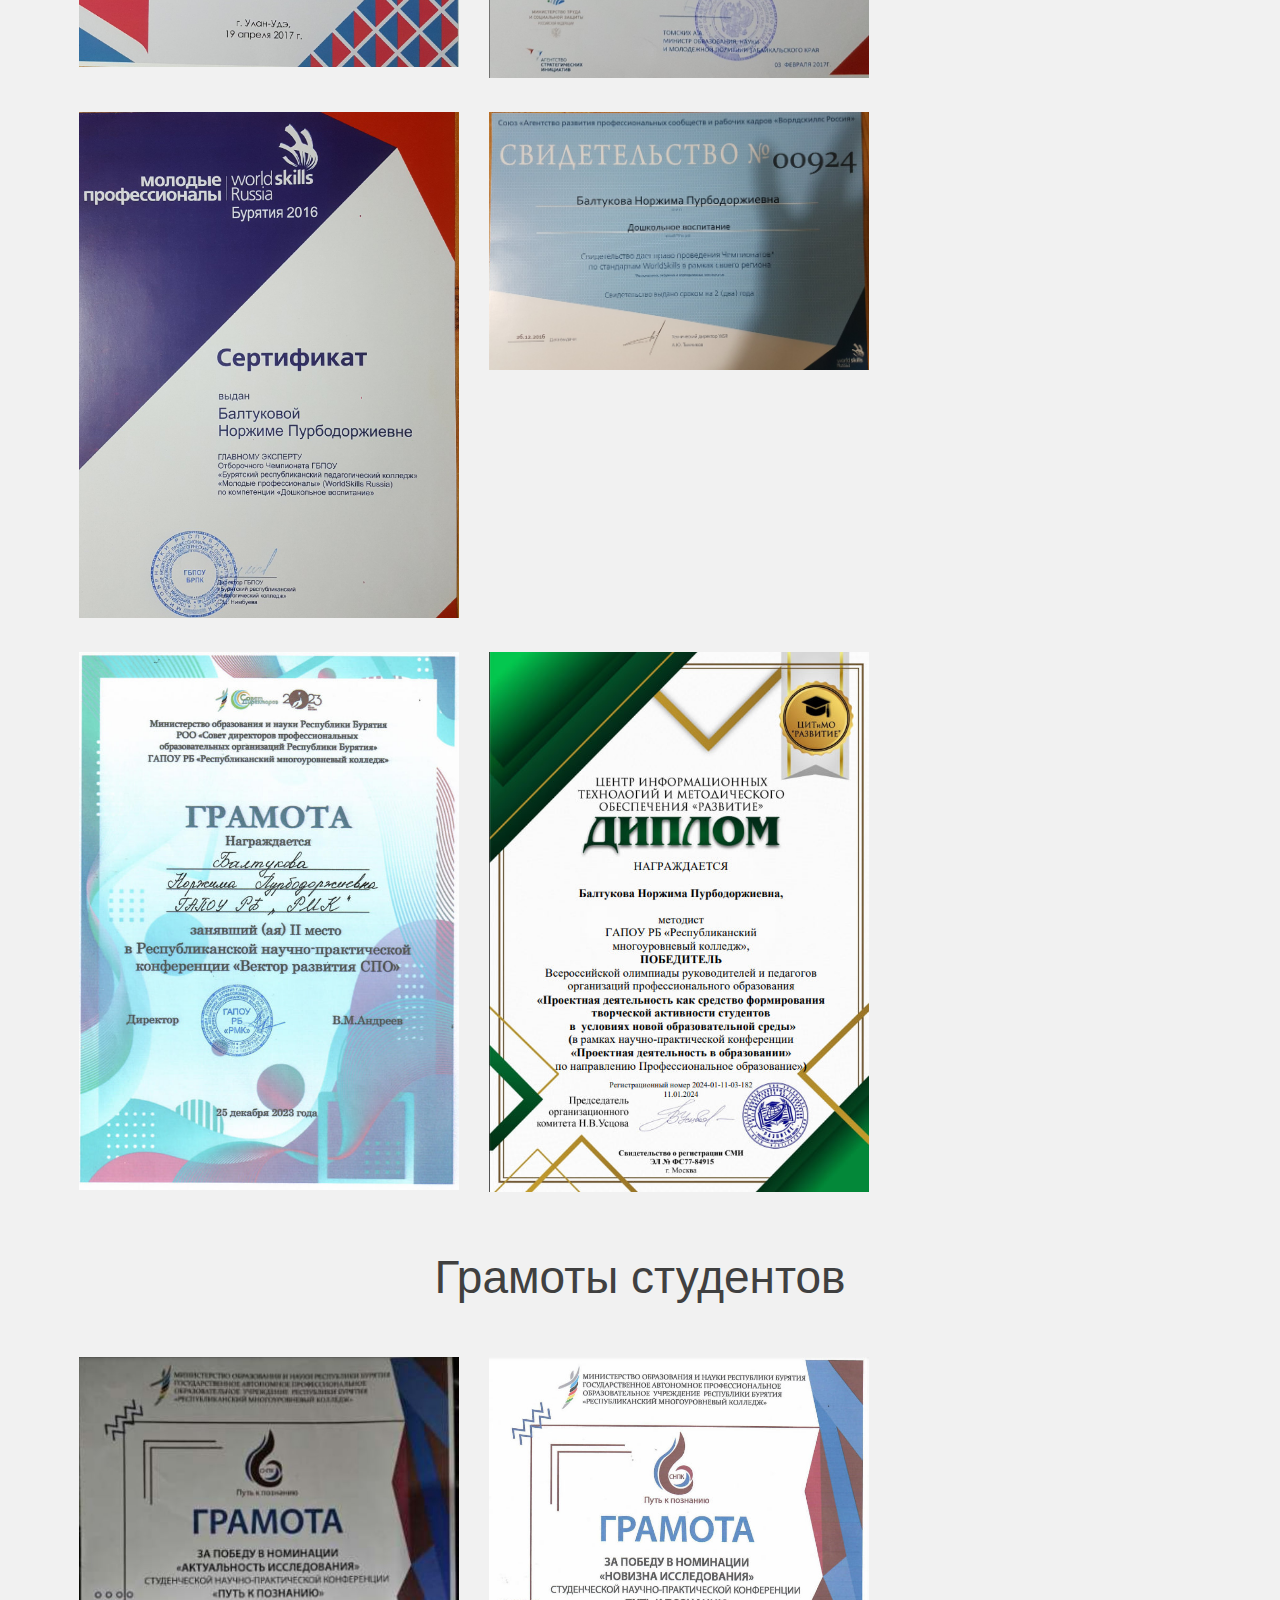
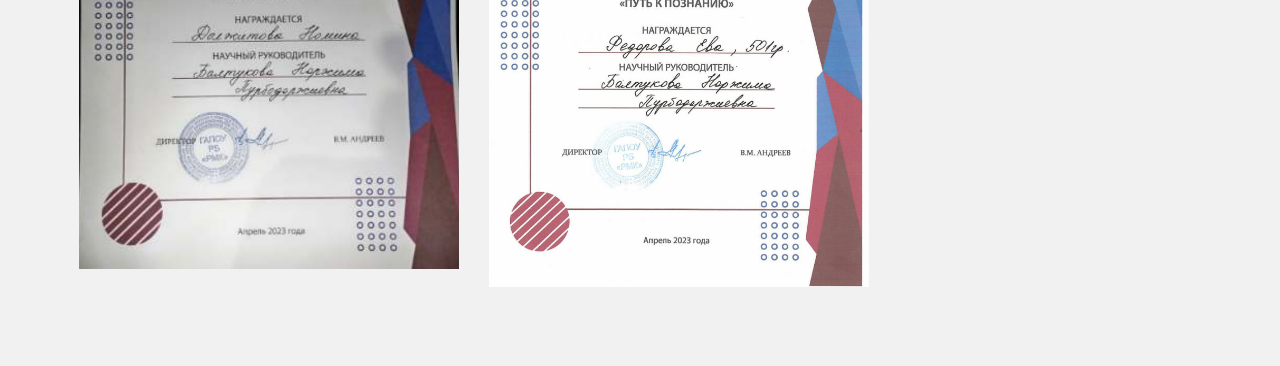
<file: achieve.html>
<!DOCTYPE html>
<html lang="en">

<head>
  <meta charset="UTF-8" />
  <meta name="viewport" content="width=device-width, initial-scale=1.0" />
  <title>Достижения</title>
  <link rel="stylesheet" href="./css/hamburger.css" />
  <link rel="stylesheet" href="./css/main.css" />
  <link href="https://fonts.cdnfonts.com/css/montserrat" rel="stylesheet" />
</head>

<body>
  <header class="header">
    <div class="container">
      <nav class="top-nav">
        <a href="/" class="logo">
          <img class="logo-bg" src="./img/logo.png" alt="Логотип" />
          <img class="logo-sm" src="./img/logo-sm.png" alt="Логотип" />
        </a>
        <div class="hamburger">
          <!--            hamburger menu-->
          <div class="navbar-menu d-none d-md-block" href="#">
            <div class="ham-menu">
              <label class="bar" for="check">
                <input type="checkbox" id="check" />
                <span class="top"></span>
                <span class="middle"></span>
                <span class="bottom"></span>
              </label>
            </div>
          </div>
        </div>
        <ul class="menu">
          <li><a href="/">Главная</a></li>
          <li><a class="active" href="./achieve.html">Достижения</a></li>
          <li><a href="./method-wallet.html">Методическая копилка</a></li>
          <li><a href="./vospit-work.html">Воспитательная работа</a></li>
        </ul>
      </nav>
    </div>
  </header>
  <a href="/" class="back">
    <img src="./img/arrow-right.png" alt="Стрелка назад" />
    <span>Вернуться на главную</span>
  </a>
  <section class="achieve">
    <div class="container">
      <h2 class="h2">
        Курсы повышения <br />
        квалификации
      </h2>
      <div class="achieve__wrap">
        <div class="achieve__item">
          <img src="./img/course1.png" alt="Сертификат" />
        </div>
        <div class="achieve__item">
          <img src="./img/course2.png" alt="Сертификат" />
        </div>
        <div class="achieve__item">
          <img src="./img/course3.png" alt="Сертификат" />
        </div>
        <div class="achieve__item">
          <img src="./img/course4.png" alt="Сертификат" />
        </div>
        <div class="achieve__item">
          <img src="./img/course5.png" alt="Сертификат" />
        </div>
        <div class="achieve__item">
          <img src="./img/course6.png" alt="Сертификат" />
        </div>
        <div class="achieve__item">
          <img src="./img/course7.png" alt="Сертификат" />
        </div>
        <div class="achieve__item">
          <img src="./img/course8.png" alt="Сертификат" />
        </div>
        <div class="achieve__item">
          <img src="./img/course9.png" alt="Сертификат" />
        </div>
      </div>
      <h2 class="h2">Грамоты и благодарности</h2>
      <div class="achieve__wrap">
        <div class="achieve__item">
          <img src="./img/diploma1.jpg" alt="Диплом" />
        </div>
        <div class="achieve__item">
          <img src="./img/diploma2.jpg" alt="Диплом" />
        </div>
        <div class="achieve__item">
          <img src="./img/diploma3.jpg" alt="Диплом" />
        </div>
        <div class="achieve__item">
          <img src="./img/diploma4.jpg" alt="Диплом" />
        </div>
        <div class="achieve__item">
          <img src="./img/diploma5.jpg" alt="Диплом" />
        </div>
        <div class="achieve__item">
          <img src="./img/diploma6.jpg" alt="Диплом" />
        </div>
        <div class="achieve__item">
          <img src="./img/diploma7.jpg" alt="Диплом" />
        </div>
        <div class="achieve__item">
          <img src="./img/diploma8.jpg" alt="Диплом" />
        </div>
        <div class="achieve__item">
          <img src="./img/diploma9.jpg" alt="Диплом" />
        </div>
        <div class="achieve__item">
          <img src="./img/diploma10.jpg" alt="Диплом" />
        </div>
        <div class="achieve__item">
          <img src="./img/diploma11.jpg" alt="Диплом" />
        </div>
        <div class="achieve__item">
          <img src="./img/diploma12.jpg" alt="Диплом" />
        </div>
        <div class="achieve__item">
          <img src="./img/diploma13.jpg" alt="Диплом" />
        </div>
        <div class="achieve__item">
          <img src="./img/diploma14.jpg" alt="Диплом" />
        </div>
        <div class="achieve__item">
          <img src="./img/diploma15.jpg" alt="Диплом" />
        </div>
        <div class="achieve__item">
          <img src="./img/diploma16.jpg" alt="Диплом" />
        </div>
        <div class="achieve__item">
          <img src="./img/diploma17.jpg" alt="Диплом" />
        </div>
        <div class="achieve__item">
          <img src="./img/diploma18.jpg" alt="Диплом" />
        </div>
        <div class="achieve__item">
          <img src="./img/diploma19.jpg" alt="Диплом" />
        </div>
        <div class="achieve__item">
          <img src="./img/diploma20.jpg" alt="Диплом" />
        </div>
        <div class="achieve__item">
          <img src="./img/diploma21.jpg" alt="Диплом" />
        </div>
        <div class="achieve__item">
          <img src="./img/diploma22.jpg" alt="Диплом" />
        </div>
        <div class="achieve__item">
          <img src="./img/diploma23.jpg" alt="Диплом" />
        </div>
        <div class="achieve__item">
          <img src="./img/diploma24.jpg" alt="Диплом" />
        </div>
        <div class="achieve__item">
          <img src="./img/diploma25.jpg" alt="Диплом" />
        </div>
        <div class="achieve__item">
          <img src="./img/diploma26.jpg" alt="Диплом" />
        </div>
        <div class="achieve__item">
          <img src="./img/diploma27.jpg" alt="Диплом" />
        </div>
        <div class="achieve__item">
          <img src="./img/diploma28.jpg" alt="Диплом" />
        </div>
        <div class="achieve__item">
          <img src="./img/diploma29.jpg" alt="Диплом" />
        </div>
        <div class="achieve__item">
          <img src="./img/diploma30.jpg" alt="Диплом" />
        </div>
        <div class="achieve__item">
          <img src="./img/diploma31.jpg" alt="Диплом" />
        </div>
        <div class="achieve__item">
          <img src="./img/diploma32.jpg" alt="Диплом" />
        </div>
        <div class="achieve__item">
          <img src="./img/diploma33.jpg" alt="Диплом" />
        </div>
        <div class="achieve__item">
          <img src="./img/diploma34.jpg" alt="Диплом" />
        </div>
        <div class="achieve__item">
          <img src="./img/diploma35.jpg" alt="Диплом" />
        </div>
        <div class="achieve__item">
          <img src="./img/diploma36.jpg" alt="Диплом" />
        </div>
      </div>
      <h2 class="h2">Грамоты студентов</h2>
      <div class="achieve__wrap">
        <div class="achieve__item">
          <img src="./img/diploma37.jpg" alt="">
        </div>
        <div class="achieve__item">
          <img src="./img/diploma38.jpg" alt="">
        </div>
      </div>
    </div>
  </section>
  <div class="popup">
    <div class="close">
      <img src="./img/close.png" alt="Закрыть" />
    </div>
    <img class="popup-img" src="./img/diploma1.jpg" alt="Диплом" />
  </div>
  <script src="https://cdnjs.cloudflare.com/ajax/libs/jquery/3.7.1/jquery.min.js"></script>
  <script>
    $(function () {
      $(".ham-menu input").bind("click", function () {
        console.log("click");
        $("this").toggleClass("active-btn");
        $(".menu").toggleClass("active");
        $(".top-nav").toggleClass("active");
      });
      $(".close").on("click", function () {
        $(".popup").removeClass("active");
      });
      const achieveItems = document.querySelectorAll(".achieve__item");
      for (let item = 0; item < achieveItems.length; item++) {
        achieveItems[item].addEventListener("click", () => {
          $(".popup").addClass("active");
          $(".popup-img").attr(
            "src",
            achieveItems[item].querySelector("img").getAttribute("src")
          );
        });
      }
    });
  </script>
</body>

</html>
</file>
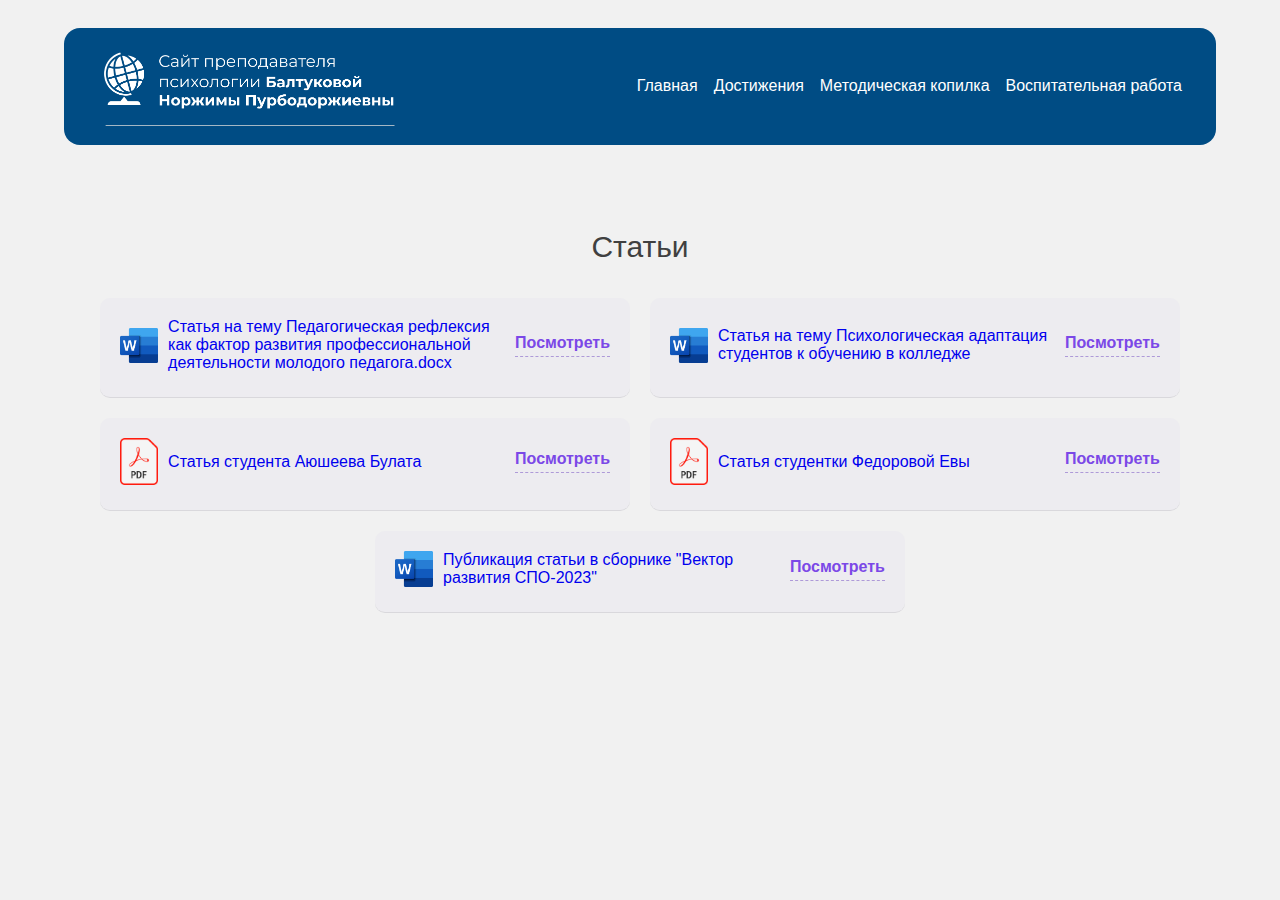
<file: articles.html>
<!DOCTYPE html>
<html lang="en">
  <head>
    <meta charset="UTF-8" />
    <meta name="viewport" content="width=device-width, initial-scale=1.0" />
    <title>Статьи</title>
    <link rel="stylesheet" href="./css/hamburger.css" />
    <link rel="stylesheet" href="./css/main.css" />
    <link href="https://fonts.cdnfonts.com/css/montserrat" rel="stylesheet" />
  </head>
  <body>
    <header class="header">
      <div class="container">
        <nav class="top-nav">
          <a href="/" class="logo">
            <img class="logo-bg" src="./img/logo.png" alt="Логотип" />
            <img class="logo-sm" src="./img/logo-sm.png" alt="Логотип" />
          </a>
          <div class="hamburger">
            <!--            hamburger menu-->
            <div class="navbar-menu d-none d-md-block" href="#">
              <div class="ham-menu">
                <label class="bar" for="check">
                  <input type="checkbox" id="check" />
                  <span class="top"></span>
                  <span class="middle"></span>
                  <span class="bottom"></span>
                </label>
              </div>
            </div>
          </div>
          <ul class="menu">
            <li><a href="/">Главная</a></li>
            <li><a href="./achieve.html">Достижения</a></li>
            <li>
              <a href="./method-wallet.html">Методическая копилка</a>
            </li>
            <li><a href="./vospit-work.html">Воспитательная работа</a></li>
          </ul>
        </nav>
      </div>
    </header>
    <a href="./method-wallet.html" class="back">
      <img src="./img/arrow-right.png" alt="Стрелка назад" />
      <span>Вернуться в метод. копилку</span>
    </a>
    <section class="method-wallet">
      <div class="container">
        <h2 class="h3">Статьи</h2>
      </div>
      <div class="container flex fww jcc">
        <a
          class="download-btn"
          href="./files/article1.docx"
          download="Статья на тему Педагогическая рефлексия как фактор развития профессиональной деятельности молодого педагога"
        >
          <img
            class="download-btn__image"
            src="./img/word.png"
            alt="Иконка Word"
          />
          <span class="download-btn__title"
            >Статья на тему Педагогическая рефлексия как фактор развития
            профессиональной деятельности молодого педагога.docx</span
          >
          <span class="download-btn__look">Посмотреть</span>
        </a>
        <a
          class="download-btn"
          href="./files/article2.docx"
          download="Статья на тему Психологическая адаптация студентов к обучению в колледже"
        >
          <img
            class="download-btn__image"
            src="./img/word.png"
            alt="Иконка Word"
          />
          <span class="download-btn__title"
            >Статья на тему Психологическая адаптация студентов к обучению в
            колледже</span
          >
          <span class="download-btn__look">Посмотреть</span>
        </a>
        <a
          class="download-btn"
          href="./files/article3.pdf"
          download="Статья студента Аюшеева Булата"
        >
          <img
            class="download-btn__image"
            src="./img/PDF_file_icon.svg.png"
            alt="Иконка PDF"
          />
          <span class="download-btn__title"
            >Статья студента Аюшеева Булата</span
          >
          <span class="download-btn__look">Посмотреть</span>
        </a>
        <a
          class="download-btn"
          href="./files/article4.pdf"
          download="Статья студентки Федоровой Евы"
        >
          <img
            class="download-btn__image"
            src="./img/PDF_file_icon.svg.png"
            alt="Иконка PDF"
          />
          <span class="download-btn__title"
            >Статья студентки Федоровой Евы</span
          >
          <span class="download-btn__look">Посмотреть</span>
        </a>
        <a
          class="download-btn"
          href="./files/vektor-razvitia.docx"
          download="Публикация статьи в сборнике Вектор развития СПО-2023"
        >
          <img
            class="download-btn__image"
            src="./img/word.png"
            alt="Иконка Word"
          />
          <span class="download-btn__title"
            >Публикация статьи в сборнике "Вектор развития СПО-2023"</span
          >
          <span class="download-btn__look">Посмотреть</span>
        </a>
      </div>
    </section>
    <div class="popup">
      <div class="close">
        <img src="./img/close.png" alt="Закрыть" />
      </div>
      <img class="popup-img" src="./img/diploma1.jpg" alt="Диплом" />
    </div>
    <script src="https://cdnjs.cloudflare.com/ajax/libs/jquery/3.7.1/jquery.min.js"></script>
    <script>
      $(function () {
        $(".ham-menu input").bind("click", function () {
          console.log("click");
          $("this").toggleClass("active-btn");
          $(".menu").toggleClass("active");
          $(".top-nav").toggleClass("active");
        });
      });
    </script>
  </body>
</html>
</file>
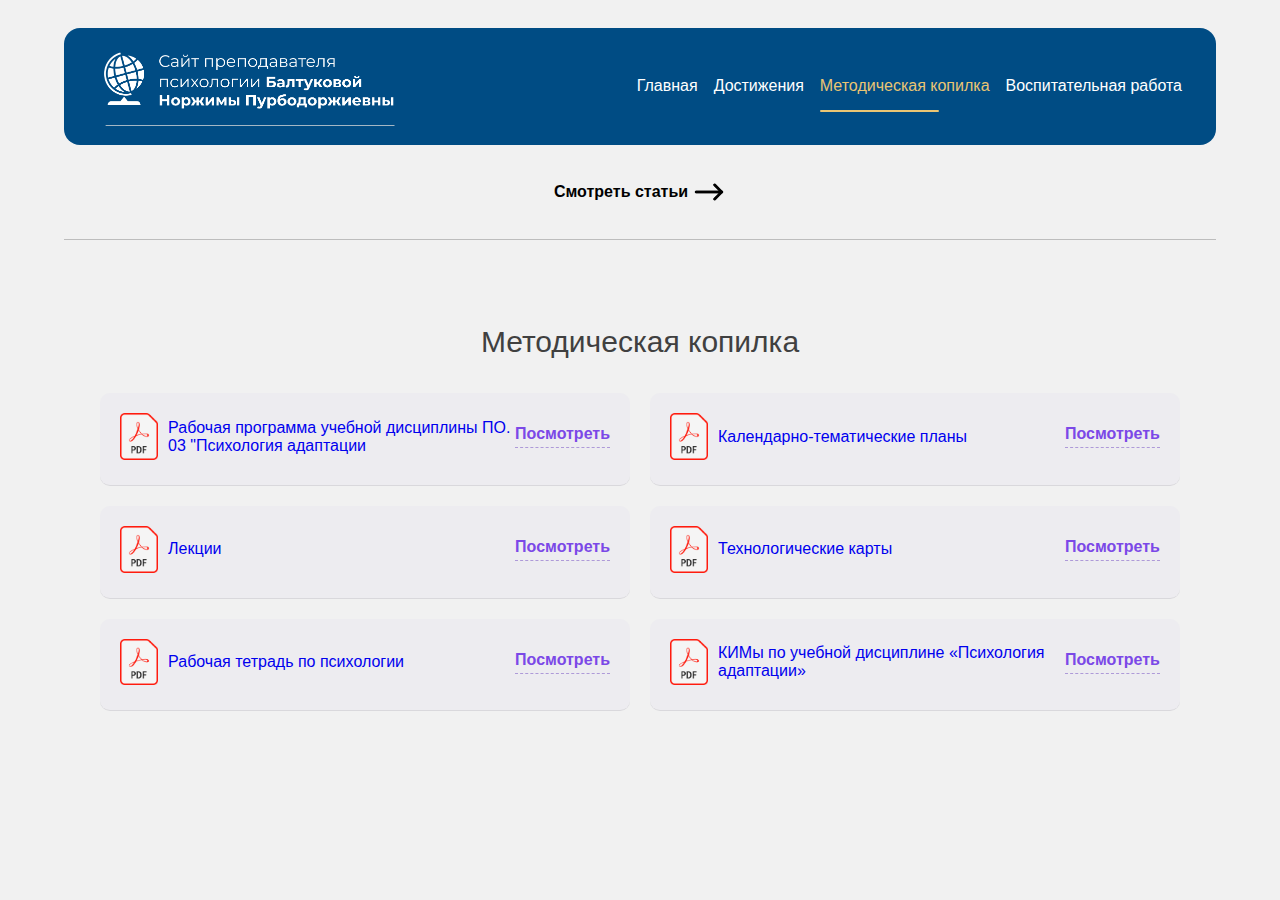
<file: method-wallet.html>
<!DOCTYPE html>
<html lang="en">
  <head>
    <meta charset="UTF-8" />
    <meta name="viewport" content="width=device-width, initial-scale=1.0" />
    <title>Методическая копилка</title>
    <link rel="stylesheet" href="./css/hamburger.css" />
    <link rel="stylesheet" href="./css/main.css" />
    <link href="https://fonts.cdnfonts.com/css/montserrat" rel="stylesheet" />
  </head>
  <body>
    <header class="header">
      <div class="container">
        <nav class="top-nav">
          <a href="/" class="logo">
            <img class="logo-bg" src="./img/logo.png" alt="Логотип" />
            <img class="logo-sm" src="./img/logo-sm.png" alt="Логотип" />
          </a>
          <div class="hamburger">
            <!--            hamburger menu-->
            <div class="navbar-menu d-none d-md-block" href="#">
              <div class="ham-menu">
                <label class="bar" for="check">
                  <input type="checkbox" id="check" />
                  <span class="top"></span>
                  <span class="middle"></span>
                  <span class="bottom"></span>
                </label>
              </div>
            </div>
          </div>
          <ul class="menu">
            <li><a href="/">Главная</a></li>
            <li><a href="./achieve.html">Достижения</a></li>
            <li>
              <a class="active" href="./method-wallet.html"
                >Методическая копилка</a
              >
            </li>
            <li><a href="./vospit-work.html">Воспитательная работа</a></li>
          </ul>
        </nav>
      </div>
    </header>

    <div class="top-top">
      <div class="container">
        <a href="/" class="back">
          <img src="./img/arrow-right.png" alt="Стрелка назад" />
          <span>Вернуться на главную</span>
        </a>
        <div class="additional">
          <a href="./articles.html"
            ><span>Смотреть статьи</span
            ><img src="./img/arrow-right.png" alt="Стрелка вперед"
          /></a>
        </div>
      </div>
    </div>

    <section class="method-wallet">
      <div class="container">
        <h2 class="h3">Методическая копилка</h2>
      </div>
      <div class="container flex fww jcc">
        <a
          class="download-btn"
          href="./files/work_programm.pdf"
          download="work_programm"
        >
          <img
            class="download-btn__image"
            src="./img/PDF_file_icon.svg.png"
            alt="Иконка PDF"
          />
          <span class="download-btn__title"
            >Рабочая программа учебной дисциплины ПО. 03 "Психология
            адаптации</span
          >
          <span class="download-btn__look">Посмотреть</span>
        </a>
        <a
          class="download-btn"
          href="./files/calendar-thematic-plan.pdf"
          download="calendar-thematic-plan"
        >
          <img
            class="download-btn__image"
            src="./img/PDF_file_icon.svg.png"
            alt="Иконка PDF"
          />
          <span class="download-btn__title">Календарно-тематические планы</span>
          <span class="download-btn__look">Посмотреть</span>
        </a>

        <a class="download-btn" href="./files/lectures.pdf" download="Лекции">
          <img
            class="download-btn__image"
            src="./img/PDF_file_icon.svg.png"
            alt="Иконка PDF"
          />
          <span class="download-btn__title">Лекции</span>
          <span class="download-btn__look">Посмотреть</span>
        </a>

        <a
          class="download-btn"
          href="./files/tech-maps.pdf"
          download="Технологические карты психологии адаптации"
        >
          <img
            class="download-btn__image"
            src="./img/PDF_file_icon.svg.png"
            alt="Иконка PDF"
          />
          <span class="download-btn__title">Технологические карты</span>
          <span class="download-btn__look">Посмотреть</span>
        </a>

        <a
          class="download-btn"
          href="./files/workbook.pdf"
          download="Рабочая тетрадь по психологии"
        >
          <img
            class="download-btn__image"
            src="./img/PDF_file_icon.svg.png"
            alt="Иконка PDF"
          />
          <span class="download-btn__title">Рабочая тетрадь по психологии</span>
          <span class="download-btn__look">Посмотреть</span>
        </a>
        <a
          class="download-btn"
          href="./files/kimms.pdf"
          download="КИМы по учебной дисциплине Психология адаптации"
        >
          <img
            class="download-btn__image"
            src="./img/PDF_file_icon.svg.png"
            alt="Иконка PDF"
          />
          <span class="download-btn__title"
            >КИМы по учебной дисциплине «Психология адаптации»</span
          >
          <span class="download-btn__look">Посмотреть</span>
        </a>
      </div>
    </section>
    <div class="popup">
      <div class="close">
        <img src="./img/close.png" alt="Закрыть" />
      </div>
      <img class="popup-img" src="./img/diploma1.jpg" alt="Диплом" />
    </div>
    <script src="https://cdnjs.cloudflare.com/ajax/libs/jquery/3.7.1/jquery.min.js"></script>
    <script>
      $(function () {
        $(".ham-menu input").bind("click", function () {
          console.log("click");
          $("this").toggleClass("active-btn");
          $(".menu").toggleClass("active");
          $(".top-nav").toggleClass("active");
        });
      });
    </script>
  </body>
</html>
</file>
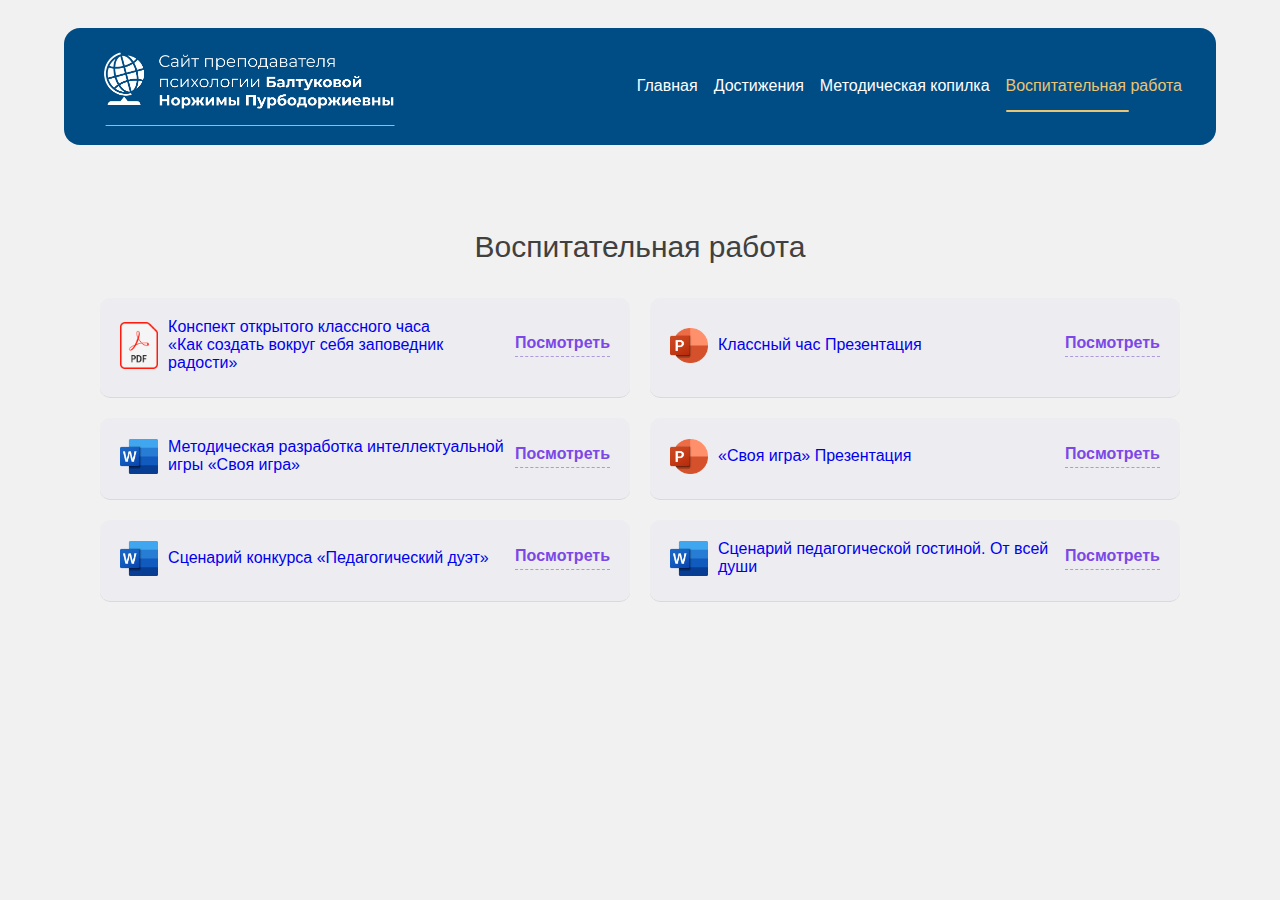
<file: vospit-work.html>
<!DOCTYPE html>
<html lang="en">
  <head>
    <meta charset="UTF-8" />
    <meta name="viewport" content="width=device-width, initial-scale=1.0" />
    <title>Воспитательная работа</title>
    <link rel="stylesheet" href="./css/hamburger.css" />
    <link rel="stylesheet" href="./css/main.css" />
    <link href="https://fonts.cdnfonts.com/css/montserrat" rel="stylesheet" />
  </head>
  <body>
    <header class="header">
      <div class="container">
        <nav class="top-nav">
          <a href="/" class="logo">
            <img class="logo-bg" src="./img/logo.png" alt="Логотип" />
            <img class="logo-sm" src="./img/logo-sm.png" alt="Логотип" />
          </a>
          <div class="hamburger">
            <!--            hamburger menu-->
            <div class="navbar-menu d-none d-md-block" href="#">
              <div class="ham-menu">
                <label class="bar" for="check">
                  <input type="checkbox" id="check" />
                  <span class="top"></span>
                  <span class="middle"></span>
                  <span class="bottom"></span>
                </label>
              </div>
            </div>
          </div>
          <ul class="menu">
            <li><a href="/">Главная</a></li>
            <li><a href="./achieve.html">Достижения</a></li>
            <li>
              <a href="./method-wallet.html">Методическая копилка</a>
            </li>
            <li>
              <a class="active" href="./vospit-work.html"
                >Воспитательная работа</a
              >
            </li>
          </ul>
        </nav>
      </div>
    </header>
    <a href="/" class="back">
      <img src="./img/arrow-right.png" alt="Стрелка назад" />
      <span>Вернуться на главную</span>
    </a>
    <section class="method-wallet">
      <div class="container">
        <h2 class="h3">Воспитательная работа</h2>
      </div>
      <div class="container flex fww jcc">
        <a
          class="download-btn"
          href="./files/konspect-open-hour.pdf"
          download="konspect-open-hour"
        >
          <img
            class="download-btn__image"
            src="./img/PDF_file_icon.svg.png"
            alt="Иконка PDF"
          />
          <span class="download-btn__title"
            >Конспект открытого классного часа <br />«Как создать вокруг себя
            заповедник радости»</span
          >
          <span class="download-btn__look">Посмотреть</span>
        </a>
        <a
          class="download-btn"
          href="./files/konspect-open-hour.ppt"
          download="open-hour.ppt"
        >
          <img
            class="download-btn__image"
            src="./img/powepoint.png"
            alt="Иконка Power Point"
          />
          <span class="download-btn__title">Классный час Презентация</span>
          <span class="download-btn__look">Посмотреть</span>
        </a>
        <a
          class="download-btn"
          href="./files/method-develop.doc"
          download="Методическая разработка интеллектуальной игры Своя игра"
        >
          <img
            class="download-btn__image"
            src="./img/word.png"
            alt="Иконка Word Office"
          />
          <span class="download-btn__title"
            >Методическая разработка интеллектуальной игры «Своя игра»</span
          >
          <span class="download-btn__look">Посмотреть</span>
        </a>
        <a
          class="download-btn"
          href="./files/my-game.pptx"
          download="Своя игра Презентация"
        >
          <img
            class="download-btn__image"
            src="./img/powepoint.png"
            alt="Иконка Power Point"
          />
          <span class="download-btn__title">«Своя игра» Презентация</span>
          <span class="download-btn__look">Посмотреть</span>
        </a>
        <a
          class="download-btn"
          href="./files/konkurs-pedagog-duet.docx"
          download="Сценарий конкурса Педагогический дуэт"
        >
          <img
            class="download-btn__image"
            src="./img/word.png"
            alt="Иконка Word Office"
          />
          <span class="download-btn__title"
            >Сценарий конкурса «Педагогический дуэт»</span
          >
          <span class="download-btn__look">Посмотреть</span>
        </a>
        <a
          class="download-btn"
          href="./files/text-from-whole-soul.docx"
          download="Сценарий педагогической гостиной. От всей души"
        >
          <img
            class="download-btn__image"
            src="./img/word.png"
            alt="Иконка Word Office"
          />
          <span class="download-btn__title"
            >Сценарий педагогической гостиной. От всей души</span
          >
          <span class="download-btn__look">Посмотреть</span>
        </a>
      </div>
    </section>
    <div class="popup">
      <div class="close">
        <img src="./img/close.png" alt="Закрыть" />
      </div>
      <img class="popup-img" src="./img/diploma1.jpg" alt="Диплом" />
    </div>
    <script src="https://cdnjs.cloudflare.com/ajax/libs/jquery/3.7.1/jquery.min.js"></script>
    <script>
      $(function () {
        $(".ham-menu input").bind("click", function () {
          console.log("click");
          $("this").toggleClass("active-btn");
          $(".menu").toggleClass("active");
          $(".top-nav").toggleClass("active");
        });
      });
    </script>
  </body>
</html>
</file>
<file: css/hamburger.css>
.offcanvas, .offcanvas-lg, .offcanvas-md, .offcanvas-sm, .offcanvas-xl, .offcanvas-xxl {
  --bs-offcanvas-zindex: 1045;
  --bs-offcanvas-width: 249px;
}
.offcanvas .offcanvas-header {
  width: 100%;
}
.offcanvas .offcanvas-header img {
  display: block;
  margin: auto;
  width: 150px;
}
.offcanvas .offcanvas-body .nav-link {
  font-size: 17px;
  font-weight: 700;
  color: black;
}
.offcanvas .offcanvas-body .nav-link:hover {
  color: #02a695;
}
.nav-list {
  display: none;
}
.active-btn {
  display: flex !important;
}
.navbar .nav-list .nav-link {
  font-size: 17px;
  font-weight: 700;
  color: #000;
}
.navbar .nav-list .nav-link:hover {
  color: #02a695;
}
@media screen and (max-width: 800px) {
  .navbar .nav-list .nav-link {
    font-size: 15px;
    font-weight: 500;
 }
}


header .logo {
  /* padding: 40px; */
}
header .ham-menu {
  padding:  0;
}
header .ham-menu .menu-social {
  position: absolute;
  display: block;
  margin: auto;
}
header .ham-menu .menu-social .menu-instagram {
  margin: 23px 8px 0 2px;
  transition: 200ms;
  filter: grayscale(0.9);
  opacity: 0.5;
}
header .ham-menu .menu-social .menu-instagram:hover {
  transform: scale(105%);
  filter: grayscale(0);
  opacity: 1;
}
header .ham-menu .menu-social .menu-linkedin {
  margin: 19px 8px 0 2px;
  transition: 200ms;
  filter: grayscale(0.9);
  opacity: 0.5;
}
header .ham-menu .menu-social .menu-linkedin:hover {
  transform: scale(105%);
  filter: grayscale(0);
  opacity: 1;
}
header .ham-menu input {
  -webkit-appearance: none;
  display: none;
  visibility: hidden;
}
header .ham-menu .bar {
  display: block;
  position: relative;
  cursor: pointer;
  width: 50px;
  height: 40px;
}
header .ham-menu .bar:hover span {
  background: #fff;
}
header .ham-menu .bar span {
  position: absolute;
  width: 45px;
  height: 3px;
  background: #fff;
  border-radius: 100px;
  display: inline-block;
  transition: 0.3s ease;
  left: 0;
}
header .ham-menu .bar span.top {
  top: 0;
}
header .ham-menu .bar span.middle {
  top: 17px;
}
header .ham-menu .bar span.bottom {
  bottom: 0;
}
header .ham-menu input[type]:checked ~ span.top {
  transform: rotate(48deg);
  transform-origin: top left;
  width: 48px;
  left: 3px;
}
header .ham-menu input[type]:checked ~ span.bottom {
  transform: rotate(-46deg);
  transform-origin: top left;
  width: 48px;
  bottom: 3px;
  left: 0px;
}
header .ham-menu input[type]:checked ~ span.middle {
  transform: translateX(-20px);
  opacity: 0;
}
header .ham-active {
  position: relative;
  width: 400px;
}
header .ham-active ul {
  position: absolute;
  list-style: none;
}
header .ham-active ul li {
  display: inline-block;
}
.navbar-toggler {
  border: none !important;
}
.navbar-toggler span {
  color: black !important;
}
.mobile-menu-social .mobile-social-icon img {
  margin: 23px 8px 0 2px;
  transition: 200ms;
  filter: grayscale(0.9);
  opacity: 0.5;
}
.mobile-menu-social .mobile-social-icon img:hover {
  transform: scale(105%);
  filter: grayscale(0);
  opacity: 1;
}
</file>
<file: css/main.css>
*,
*::after,
*::before {
  box-sizing: border-box;
}

html {
  scroll-behavior: smooth;
}
body {
  background-color: #f1f1f1;
  padding: 0;
  margin: 0;
  font-family: "Montserrat", sans-serif;
}
.container {
  max-width: 1600px;
  width: 90%;
  margin: 0 auto;
}
.h2 {
  font-size: 26px;
  color: #404040;
  font-size: 46px;
  text-align: center;
  font-weight: 500;
}
.h3 {
  font-size: 30px;
  color: #404040;
  text-align: center;
  font-weight: 500;
}
section {
  padding: 60px 0;
}
main {
  margin-bottom: 100px;
}
.download-btn {
  display: flex;
  margin: 10px;
  align-items: center;
  text-decoration: none;
  transition: 0.25s ease all;
  cursor: pointer;
  padding: 20px 20px;
  padding-bottom: 25px;
  border-bottom: 1px solid #00000015;
  background-color: #edecf0;
  border-radius: 10px;
  max-width: 46%;
  width: 100%;
}
.download-btn__look {
  font-weight: bold;
  margin-left: 20px;
  padding-bottom: 4px;
  border-bottom: 1px dashed #4817b262;
  color: #7b48e7;
  margin-left: auto;
}
.download-btn__title {
  padding-left: 10px;
}
.download-btn:hover {
  opacity: 0.6;
}
.download-btn__image {
  width: 38px;
}
.flex {
  display: flex;
}
.fww {
  flex-wrap: wrap;
}
.jcc {
  justify-content: center;
}
.top-nav {
  display: flex;
  justify-content: space-between;
  background-color: #004c84;
  border-radius: 16px;
  padding: 18px 48px;
  align-items: center;
}
.menu {
  display: flex;
  padding-left: 0;
}

.menu li {
  padding-right: 38px;
  list-style: none;
  font-size: 18px;
}
.menu li a::after {
  content: "";
  width: 0%;
  height: 2px;
  background-color: #eac573;
  position: absolute;
  bottom: -18px;
  left: 0;
  border-radius: 100px;
  transition: 0.25s ease all;
}
.menu li a.active::after {
  width: 70%;
}
.menu li a.active {
  color: #eac573;
}
.menu li:last-child {
  padding-right: 0;
}
.menu li a {
  position: relative;
  color: #fff;
  text-decoration: none;
  cursor: pointer;
  transition: 0.25s ease all;
  font-weight: 500;
}
.menu li a:hover {
  color: #eac573;
}
.menu li a:hover::after {
  width: 70%;
}

.logo img.logo-sm {
  width: 58px;
  display: none;
}
.logo {
  transform: translateY(4px);
  transition: 0.25s ease all;
}
.logo img {
  width: 330px;
}
.logo:hover {
  opacity: 0.6;
  cursor: pointer;
}
.header {
  margin-top: 28px;
}
.main {
  margin-top: 49px;
}
.welcome {
  display: flex;
  align-items: center;
  font-weight: 300;
}
.welcome span {
  padding-left: 20px;
  font-size: 20px;
}
.welcome img {
  width: 286px;
  transform: translateX(-15px);
}
.main__title {
  color: #404040;
  font-size: 38px;
  margin-top: 3px;
  font-weight: 900;
}
.main__title span {
  color: #2480c3;
}
.main .left-side {
  width: 44%;
}
.main p {
  font-size: 22px;
  color: #404040;
  line-height: 1.4;
}
.main__btn {
  border: 1px solid #0056a6;
  padding: 27px 107px;
  border-top-left-radius: 16px;
  border-bottom-right-radius: 16px;
  text-decoration: none;
  font-size: 26px;
  font-weight: 600;
  color: #0056a6;
  display: inline-block;
  transition: 0.25s ease all;
  cursor: pointer;
  margin: 10px 0;
  margin-top: 0;
}
.main__btn:hover {
  background-color: #0056a6;
  color: #fff;
}
.globe {
  font-size: 22px;
  background-color: #004c84;
  border-radius: 16px;
  border-bottom-right-radius: 0;
  display: flex;
  align-items: center;
  padding: 20px 20px;
  color: #fff;
  margin-top: 34px;
}
.globe span {
  padding-left: 33px;
}
.main .container {
  display: flex;
  justify-content: space-between;
}
.right-side__img img {
  width: 100%;
}
.right-side__img {
  width: 600px;
}
.right-side {
  width: 50%;
  display: flex;
  justify-content: end;
}
.hamburger {
  display: none;
  user-select: none;
}
.navbar-menu,
.ham-menu {
  user-select: none;
}
.right-side__quoute {
  background-color: #fff;
  font-size: 26px;
  padding: 20px 46px;
  border-radius: 37px;
  border-bottom-left-radius: 0;
  border-top-left-radius: 0;
  border-top-right-radius: 0;
  position: absolute;
  bottom: 0;
  left: 0;
  right: 0;
  width: 100%;
  transform: scale(1.003) translateY(-5px);
  text-align: right;
}
.right-side__quoute span {
  color: #004c84;
  font-weight: 700;
}
.right-side__img img {
  border-bottom-right-radius: 80px;
}
.right-side__img {
  position: relative;
}
.about .quoute__icon {
  transform: translateY(-18px);
}
.about__wrap {
  display: flex;
}
.about__wrap img {
  width: 650px;
}
.about__right {
  padding-left: 50px;
}
.about p {
  font-size: 24px;
  color: #393939;
  line-height: 42px;
  margin-top: 0;
}
.about__quoute {
  font-size: 26px;
  text-align: right;
  background-color: #fff;
  border-radius: 38px;
  padding: 40px;
  max-width: 688px;
  color: #696969;
}
.about__picture {
  width: 100%;
  padding: 30px 0;
}
.about__left.text {
  padding-right: 80px;
}
.about__quoute span {
  color: #004c84;
  font-weight: bold;
}
.about__wrap {
  padding: 30px 0;
}
.quoute__icon {
  position: absolute;
}
.quoute__icon img {
  width: 56px;
  border-radius: 0;
}
.achieve__wrap {
  display: flex;
  flex-wrap: wrap;
}
.achieve__wrap img {
  width: 380px;
  margin: 15px;
}
.popup {
  background-color: #000000a7;
  position: fixed;
  width: 100%;
  height: 100%;
  top: 0;
  left: 0;
  display: flex;
  align-items: center;
  justify-content: center;
  z-index: 999;
  display: none;
}
.achieve__item {
  cursor: pointer;
  transition: 0.2s ease all;
}
.achieve__item:hover {
  opacity: 0.6;
  transform: scale(1.1);
}
.popup.active {
  display: flex;
}
.popup img {
  width: 90vh;
}
.close img {
  width: 40px;
  height: 40px;
  filter: invert(1);
}
.close {
  position: absolute;
  top: 100px;
  right: 100px;
  cursor: pointer;
  padding: 20px;
  background-color: #00000046;
  border-radius: 100px;
  display: flex;
  justify-content: center;
  align-items: center;
  transition: 0.25s ease all;
}
.close:hover {
  opacity: 0.6;
}
.back {
  display: flex;
  justify-content: center;
  align-items: center;
  font-weight: 600;
  margin: 20px 0;
  cursor: pointer;
  text-decoration: none;
  color: #000;
  display: none;
}
.top-top .container {
  display: flex;
  justify-content: space-between;
  align-items: center;
  border-bottom: 1px solid #00000037;
}

.back span {
  margin-left: 10px;
}
.back img {
  width: 34px;
}
.globe-second {
  display: none;
}
.additional a {
  /* font-size: 18px; */
  display: flex;
  align-items: center;
  /* padding: 30px 0; */
  /* display: flex;
  justify-content: center; */
  text-decoration: none;
}
.additional a span {
  padding-right: 4px;
  font-weight: 600;
  color: #000;
  text-decoration: none;
}
.additional img {
  width: 34px;
  transform: scale(-1);
}
.top-top .container {
  padding: 30px 0;
  display: flex;
  justify-content: center;
}
@media screen and (max-width: 1600px) {
  /*Ноутбуки*/
  .about p {
    font-size: 20px;
  }
  .main__title {
    font-size: 40px;
  }
  .main p {
    font-size: 22px;
  }
  .main__btn {
    font-size: 24px;
    padding: 24px 78px;
  }
  .globe {
    font-size: 22px;
    padding: 20px 18px;
  }
  .welcome span {
    font-size: 16px;
  }
  .welcome img {
    width: 233px;
  }
  .main__title {
    margin-bottom: 14px;
  }
  .main p {
    margin-top: 14px;
  }
  .main {
    margin-top: 30px;
  }
  .right-side__img {
    width: 620px;
  }
}
@media screen and (max-width: 1500px) {
  /*Маленькие ноутбуки*/
  .about__quoute {
    font-size: 22px;
  }
  .main__title {
    font-size: 38px;
  }
  .main p {
    font-size: 20px;
  }
  .main__btn {
    font-size: 22px;
    padding: 22px 74px;
  }
  .globe {
    font-size: 21px;
    padding: 22px 20px;
  }
  .welcome span {
    font-size: 15px;
  }
  .right-side__img {
    width: 564px;
  }
  .globe img {
    width: 100px;
  }
  .globe span {
    padding-left: 20px;
  }
  .main .left-side {
    width: 46%;
  }
  .right-side__img {
    width: 578px;
  }
}
@media screen and (max-width: 1400px) {
  /*Маленькие ноутбуки*/

  .about__wrap img {
    width: 491px;
  }
  .main__title {
    font-size: 37px;
  }
  .main p {
    font-size: 18px;
  }
  .main__btn {
    font-size: 20px;
    padding: 20px 70px;
  }
  .globe {
    font-size: 18px;
    padding: 18px 16px;
  }
  .welcome span {
    font-size: 15px;
  }
  .right-side__img {
    width: 517px;
  }
  .welcome img {
    width: 268px;
  }
  .top-nav {
    padding: 19px 34px;
  }
  .logo img {
    width: 340px;
  }
  .menu li {
    padding-right: 16px;
  }
  /* .logo img.logo-bg {
    display: none;
  }
  .logo img.logo-sm {
    display: block;
  } */
  .right-side__img {
    width: 535px;
  }
  .container {
    width: 90%;
  }
  .about__right {
    padding-left: 37px;
  }
  .about__left.text {
    padding-right: 36px;
  }
  .about p {
    font-size: 18px;
  }
  .about__quoute {
    width: 620px;
  }
  .quoute__icon img {
    width: 50px;
  }
  .menu li {
    font-size: 16px;
  }
  .logo img {
    width: 300px;
  }
}

@media screen and (max-width: 1260px) {
  /*Маленькие ноутбуки*/
  /* .last-about {
        flex-direction: column;
    }
    .last-about .about__right {
        padding-left: 0;
    }
    .about__wrap.last-about img  {
        width: 100%;
    } */
  .achieve__wrap {
    justify-content: space-around;
  }
  .achieve__item {
    width: 48%;
  }
  .achieve__wrap img {
    margin: 0;
  }
  .achieve__wrap img {
    width: 100%;
  }
  .quoute__icon img {
    width: 40px;
  }
  .container {
    width: 90%;
  }
  .about__wrap img {
    width: 320px;
  }
  .about__right {
    padding-left: 28px;
  }
  .about__left.text {
    padding-right: 30px;
  }
  .main__title {
    font-size: 30px;
  }
  .main p {
    font-size: 17px;
  }
  .main__btn {
    font-size: 19px;
    padding: 20px 70px;
  }
  .globe {
    font-size: 17px;
    padding: 15px 16px;
  }
  .welcome span {
    font-size: 15px;
  }
  .right-side__img {
    width: 470px;
  }
  .logo img.logo-sm {
    display: none;
  }
  .logo img.logo-bg {
    display: block;
  }
  .logo {
    /* width: 100%; */
    /* background-color: #004C84; */
    padding: 19px 34px;
    border-radius: 16px;
  }

  .right-side__img {
    width: 480px;
  }
  .about__quoute {
    width: 600px;
  }
  section {
    padding: 20px 0;
  }
  .main {
    margin-bottom: 40px;
  }
  .quoute__icon img {
    width: 43px;
  }

  .top-nav {
    padding: 20px 26px;
  }
  .logo {
    padding: 0;
  }
  .top-top .container {
    /* padding: 0px 0; */
    display: flex;
    justify-content: center;
  }
}

@media screen and (max-width: 1100px) {
  .back {
    display: flex;
    padding: 30px 0;
    margin: 0;
  }
  .download-btn {
    margin: 20px 5px;
  }
  /*Айпад*/
  .welcome img {
    width: 248px;
  }
  .main__title {
    font-size: 28px;
  }
  .welcome span {
    padding-left: 0px;
    font-size: 13px;
  }
  .globe {
    margin-top: 28px;
  }
  .right-side__img {
    width: 460px;
  }
  .top-nav {
    /* flex-direction: column; */
    transition: 0.25s ease all;
    align-items: start;
    height: 117px;
  }
  .top-nav.active {
    height: 400px;
  }
  .menu {
    pointer-events: none;
    flex-direction: column;
    text-align: center;
    padding-bottom: 30px;
    transition: 0.4s ease all;
    /* height: 0; */
    padding-bottom: 0;
    margin: 0;
    opacity: 0;
    position: relative;
    z-index: 30;
    position: absolute;
    left: 50%;
    transform: translateX(-50%);
    top: 90px;
  }
  .menu li a.active {
    color: #eac573;
    font-weight: 800;
  }
  .menu li a.active::after {
    display: none;
  }
  .menu li a:hover::after {
    display: none;
  }
  .menu li a:hover {
    color: #fff;
  }
  .menu li a:active {
    color: #eac573;
  }
  .logo {
    position: relative;
    z-index: 39;
  }
  .hamburger {
    z-index: 400;
  }
  .menu.active {
    /* height: 332px; */
    padding-bottom: 30px;
    margin: 0;
    opacity: 1;
    pointer-events: initial;
  }
  .menu li {
    padding-right: 0;
  }
  .menu li {
    padding: 19px 0;
  }
  .top-nav {
    padding: 20px 17px;
  }
  .hamburger {
    display: block;
    position: absolute;
    right: 40px;
    top: 40px;
  }
  .top-nav {
    position: relative;
  }
  .menu.active {
    padding-top: 30px;
  }
  .top-top .container {
    padding: 0px 0;
    display: flex;
    justify-content: space-between;
  }
}

@media screen and (max-width: 992px) {
  .download-btn {
    margin: 20px 0;
  }
  .method-wallet .flex {
    flex-direction: column;
  }
  .download-btn {
    width: 100%;
    max-width: 100%;
  }
  /*Маленькие ноутбуки*/
  .close {
    right: 20px;
  }
  .right-side__img {
    width: 437px;
  }
  .quoute__icon img {
    width: 20px;
  }
  .main .left-side {
    width: 51%;
  }
  .right-side {
    width: 44%;
  }
  .right-side__quoute {
    font-size: 24px;
    padding: 20px;
  }
  .right-side__img img {
    border-bottom-right-radius: 0;
  }
  .right-side__quoute p {
    font-size: 16px;
  }
  .about__wrap {
    flex-direction: column;
  }
  .about__wrap img {
    width: 100%;
    height: 600px;
    object-fit: cover;
  }
  .about__right {
    padding-left: 0;
  }
  .about__left.text {
    order: 1;
    padding-right: 0;
  }
  .about__wrap p {
    padding: 20px 0;
  }
  .about__right {
    display: flex;
    flex-direction: column;
    align-items: end;
  }
  .about__quoute {
    width: 565px;
  }
  .quoute__icon img {
    width: 40px;
    height: auto;
  }
}

@media screen and (max-width: 796px) {
  .download-btn__look {
    margin-left: auto;
  }
  .download-btn:hover {
    opacity: 1;
  }
  .download-btn:active {
    opacity: 0.5;
  }
  .achieve__item {
    width: 100%;
    margin: 10px 0;
  }
  .main .container {
    flex-direction: column;
  }
  .main .left-side,
  .main .right-side {
    width: 100%;
  }
  .right-side__img {
    width: 100%;
    height: 90vw;
    overflow: hidden;
    border-radius: 38px;
    margin: 30px 0;
  }
  .right-side__img img {
    object-position: center;
    object-fit: cover;
  }
  .welcome span {
    font-size: 17px;
  }
  .welcome img {
    width: 300px;
  }
  .right-side__img img {
    border-bottom-left-radius: 300px;
    border-bottom-right-radius: 300px;
  }
  .right-side__quoute {
    transform: scale(1.003) translateY(0px);
  }
  .h2 {
    font-size: 28px;
  }
  .h3 {
    font-size: 24px;
  }
  .quoute__icon img {
    width: 40px;
  }
  .main .quoute__icon {
    right: 440px;
  }
  .right-side__quoute p {
    font-size: 22px;
  }
  .about__wrap img {
    border-radius: 20px;
  }
}
@media screen and (max-width: 596px) {
  .quoute__icon img {
    width: 34px;
  }
  .globe-first {
    display: none;
  }

  .header {
    margin-top: 14px;
  }
  .top-nav {
    height: 108px;
  }
  .main {
    margin-bottom: 10px;
  }
  section {
    padding: 10px 0;
  }
  .globe {
    font-size: 15px;
    margin-top: 15px;
  }
  .globe img {
    width: 70px;
  }
  .welcome {
    display: none;
  }
  .logo img {
    width: 310px;
  }
  .logo {
    /* padding: 16px 17px; */
    transform: translateY(3px);
    max-width: 270px;
  }
  .logo img {
    width: 100%;
  }
  .hamburger {
    right: 20px;
    top: 34px;
    transform: scale(0.8);
  }
  .about__quoute {
    width: 100%;
    font-size: 20px;
  }
  .right-side__quoute p {
    font-size: 16px;
  }
  .about__wrap img {
    height: 340px;
  }
  .main .quoute__icon {
    right: 330px;
  }
  .quoute__icon img {
    height: auto;
  }
  .about__quoute br {
    display: none;
  }
  .about p {
    line-height: 34px;
  }
  .menu.active {
    padding-top: 30px;
    padding-bottom: 0px;
    height: 320px;
  }
  .menu li a:hover {
    color: #fff;
  }
  .menu li a:hover::after {
    content: "";
    display: none;
  }
  .achieve__item:hover {
    transform: scale(1);
  }
  .close {
    top: 30px;
  }
  .logo:hover {
    opacity: 1;
  }
  .globe-second {
    display: flex;
    margin-top: 0;
  }
  .about p {
    font-size: 16px;
    line-height: 32px;
  }
  .about__quoute {
    font-size: 15px;
    padding: 40px 60px;
  }
  .about__quoute br {
    display: block;
  }
  .menu {
    width: 100%;
  }
  .top-top a {
    font-size: 14px;
  }
}
@media screen and (max-width: 460px) {
  .quoute__icon img {
    width: 26px;
  }
  .about__quoute {
    font-size: 13px;
  }
  .main .quoute__icon {
    right: 317px;
  }
  .right-side__quoute {
    padding: 10px;
  }
  .about__quoute {
    padding: 39px;
  }
}
@media screen and (max-width: 420px) {
  .download-btn__look {
    font-size: 14px;
  }
  .download-btn__title {
    font-size: 13px;
  }
  .about__quoute {
    padding: 20px;
  }
  .right-side__quoute p {
    font-size: 14px;
  }
  .logo {
    max-width: 248px;
    transform: translateY(-6px);
    padding-right: 0;
  }
  .logo img {
    width: 90%;
  }
  .main__title {
    font-size: 22px;
  }
  .main p {
    font-size: 15px;
  }
  .hamburger {
    right: 10px;
    top: 24px;
    /* transform: scale(0.7); */
  }
  .main .quoute__icon {
    right: 284px;
  }
  .main__btn {
    font-size: 17px;
    padding: 17px 60px;
  }
  /* .logo img.logo-bg {
        display: none;
    }
    .logo img.logo-sm {
        display: block;
    } */
  .top-nav {
    height: 80px;
  }
  .top-nav.active {
    height: 359px;
  }
  .menu {
    top: 57px;
  }
  .hamburger {
    top: 20px;
  }
  .download-btn {
    padding: 13px;
    margin: 10px 0;
  }
}
@media screen and (max-width: 380px) {
  .download-btn__title {
    font-size: 12px;
  }
  .logo {
    max-width: 200px;
    transform: translateY(-1px);
  }
}
</file>
